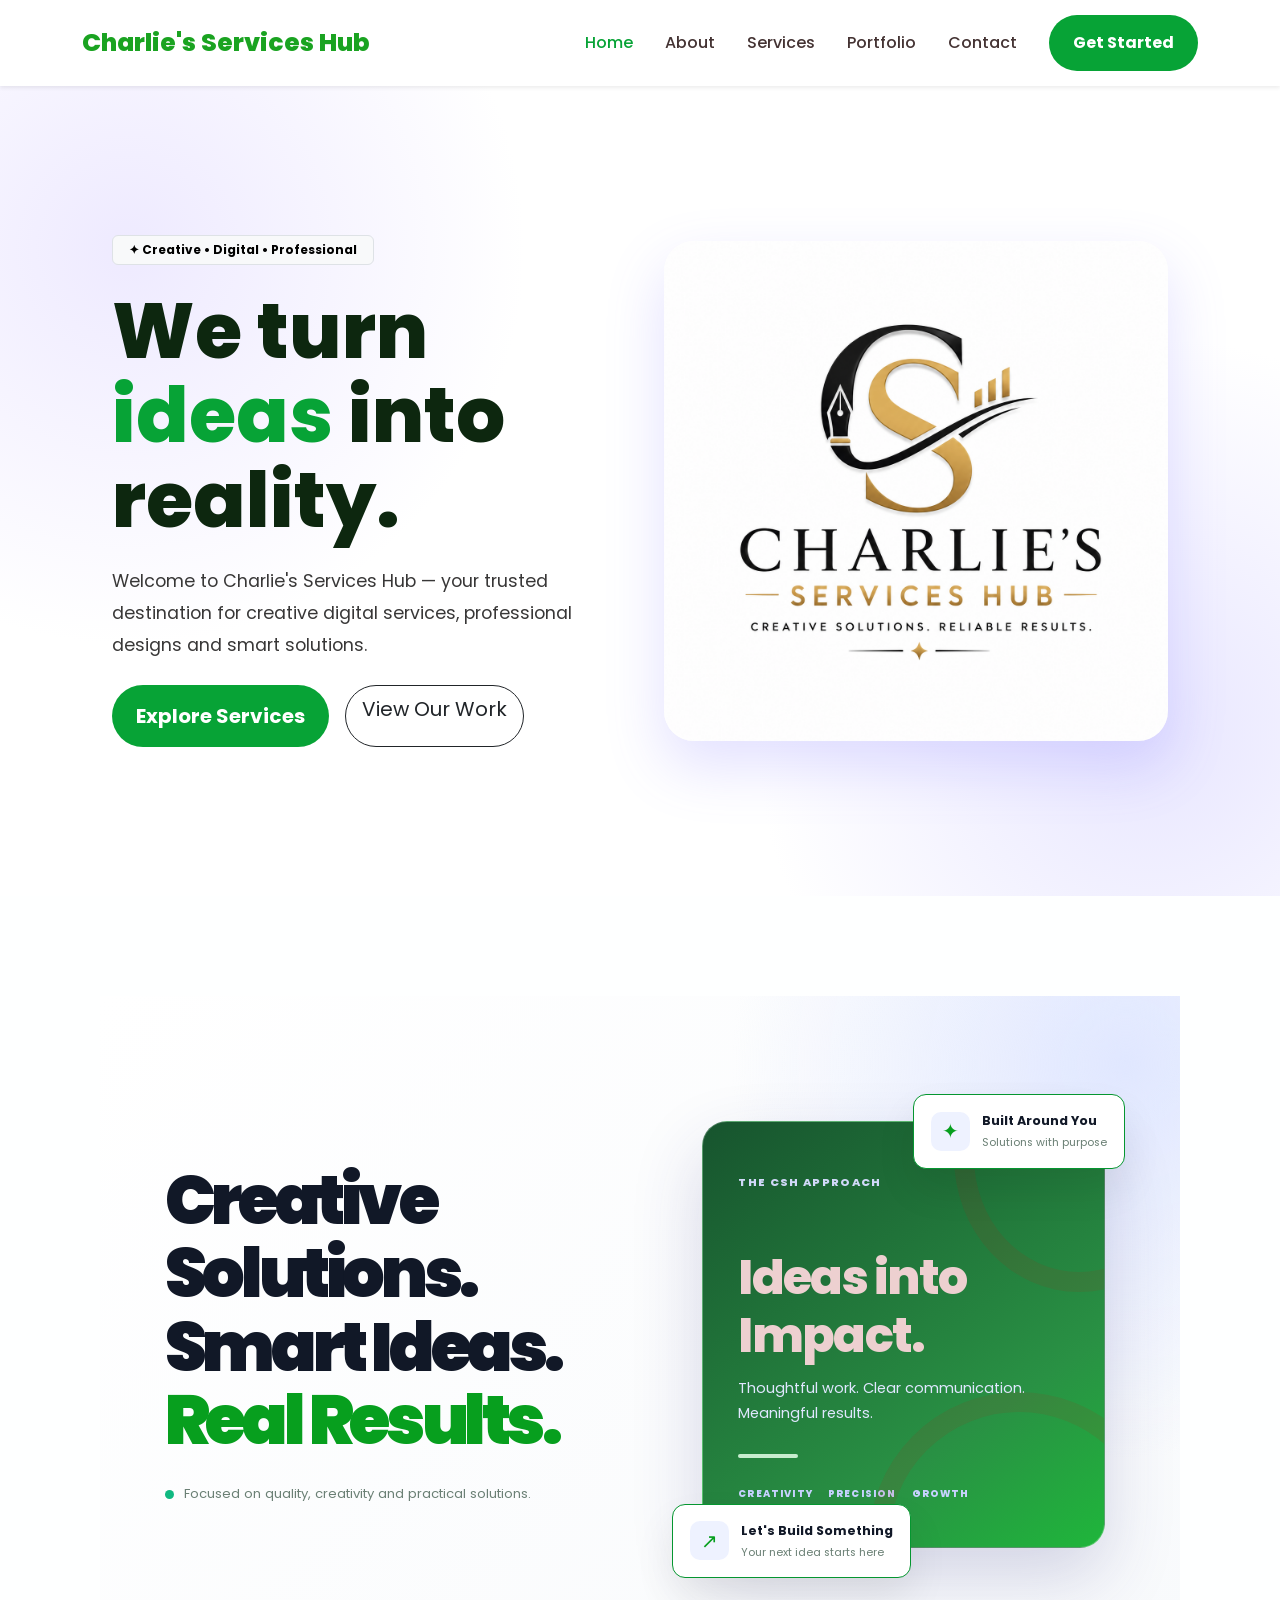
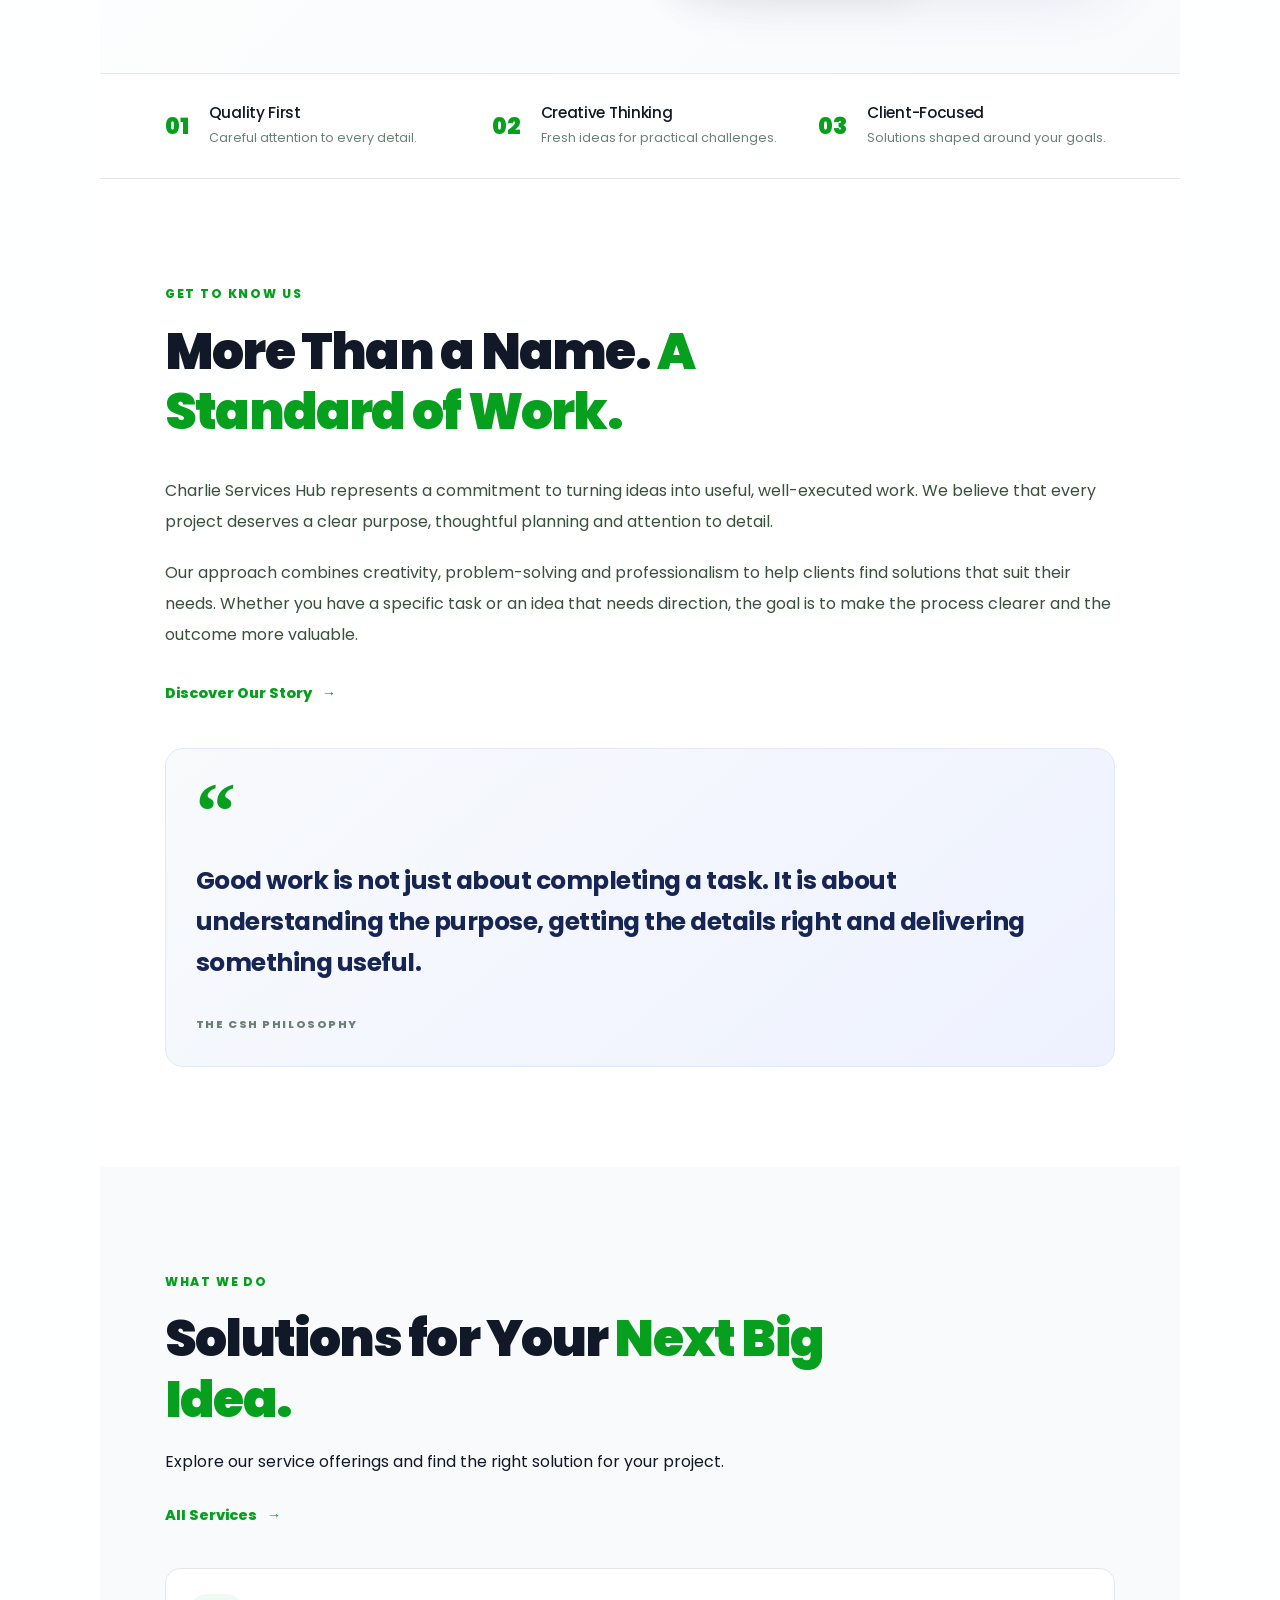
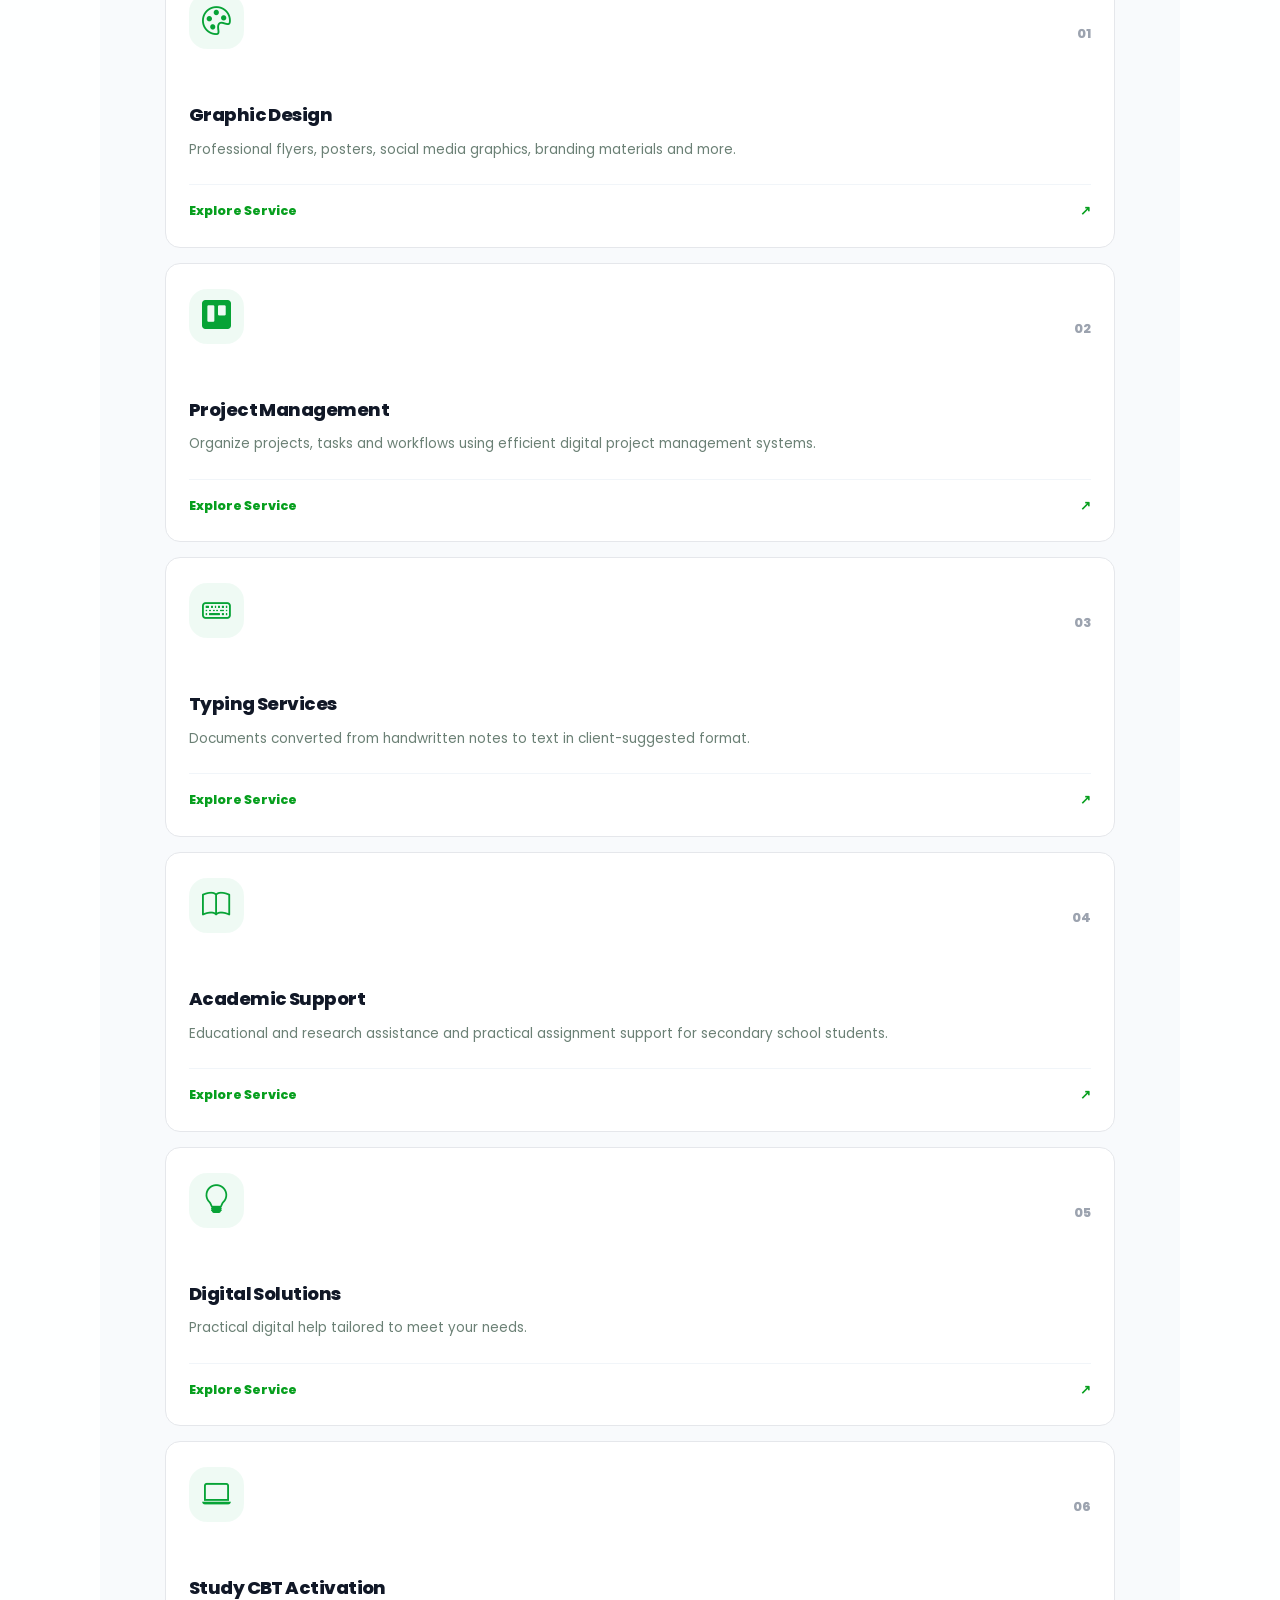
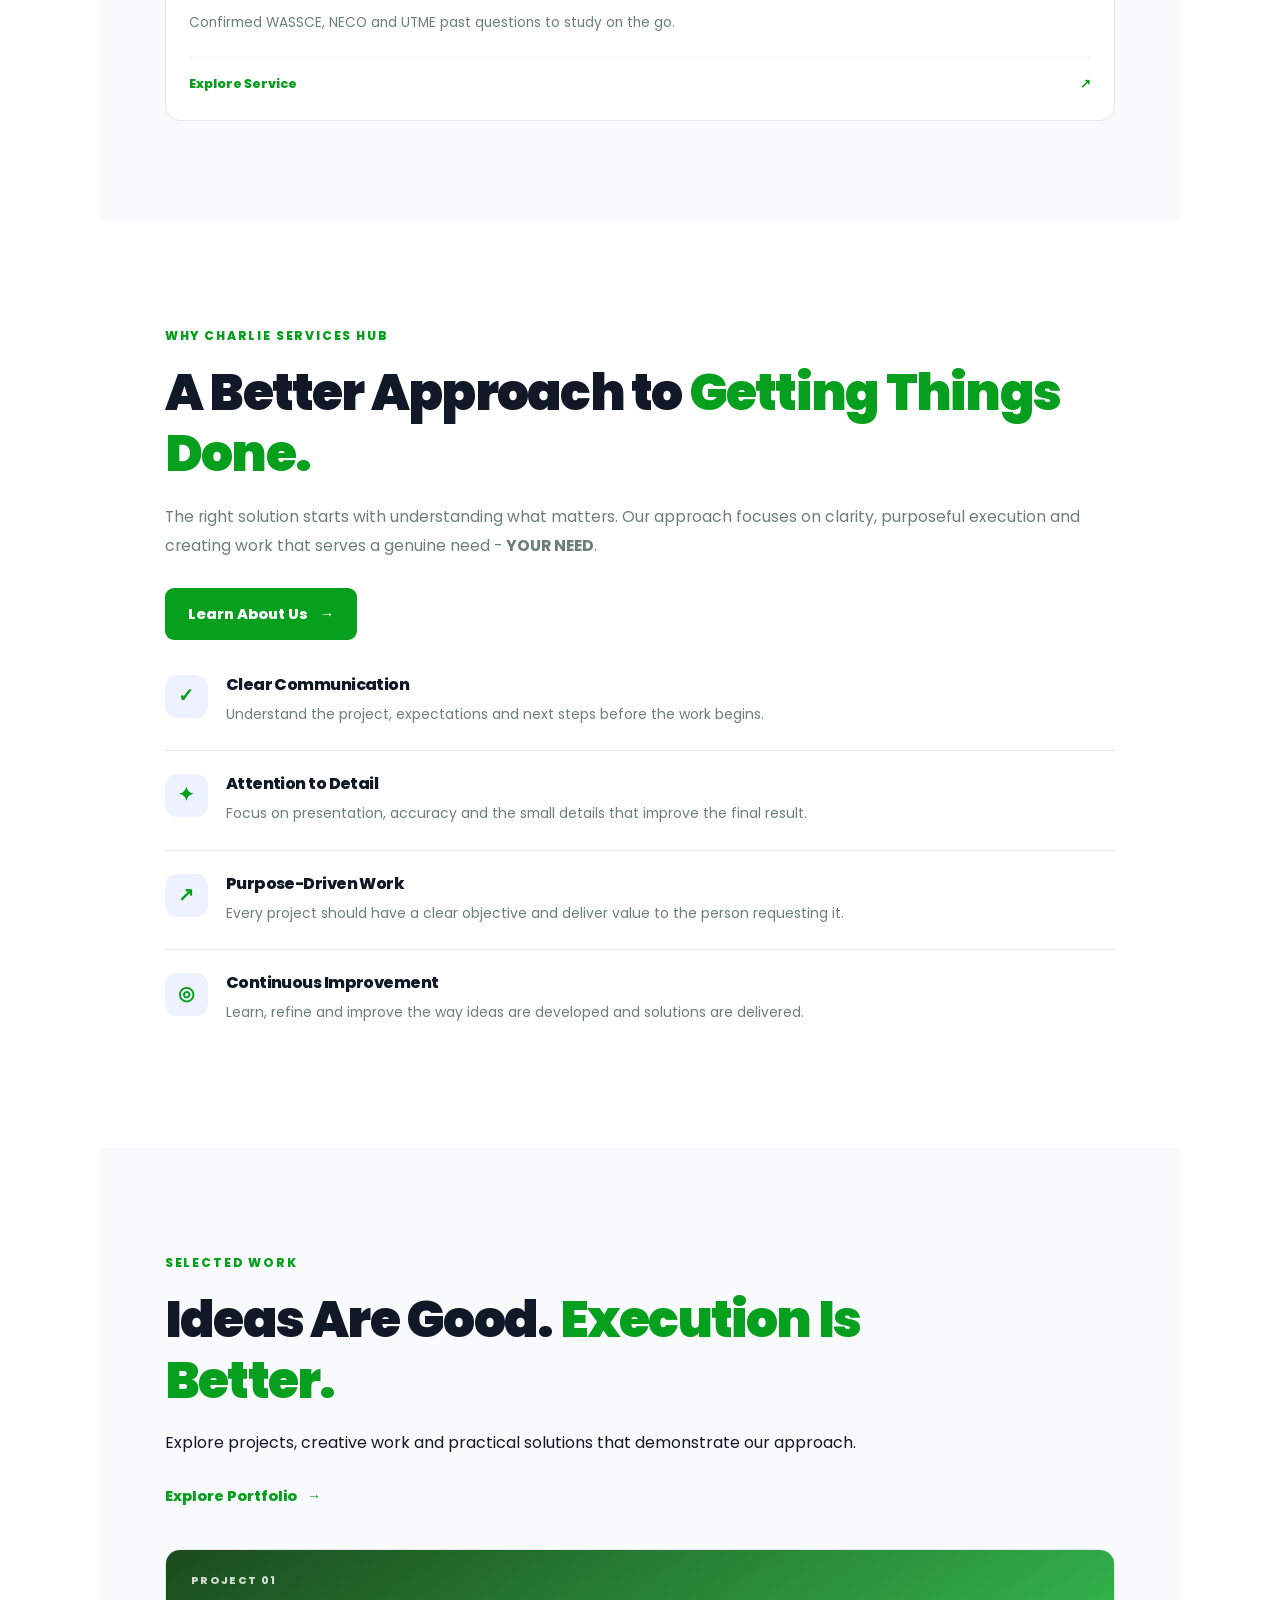
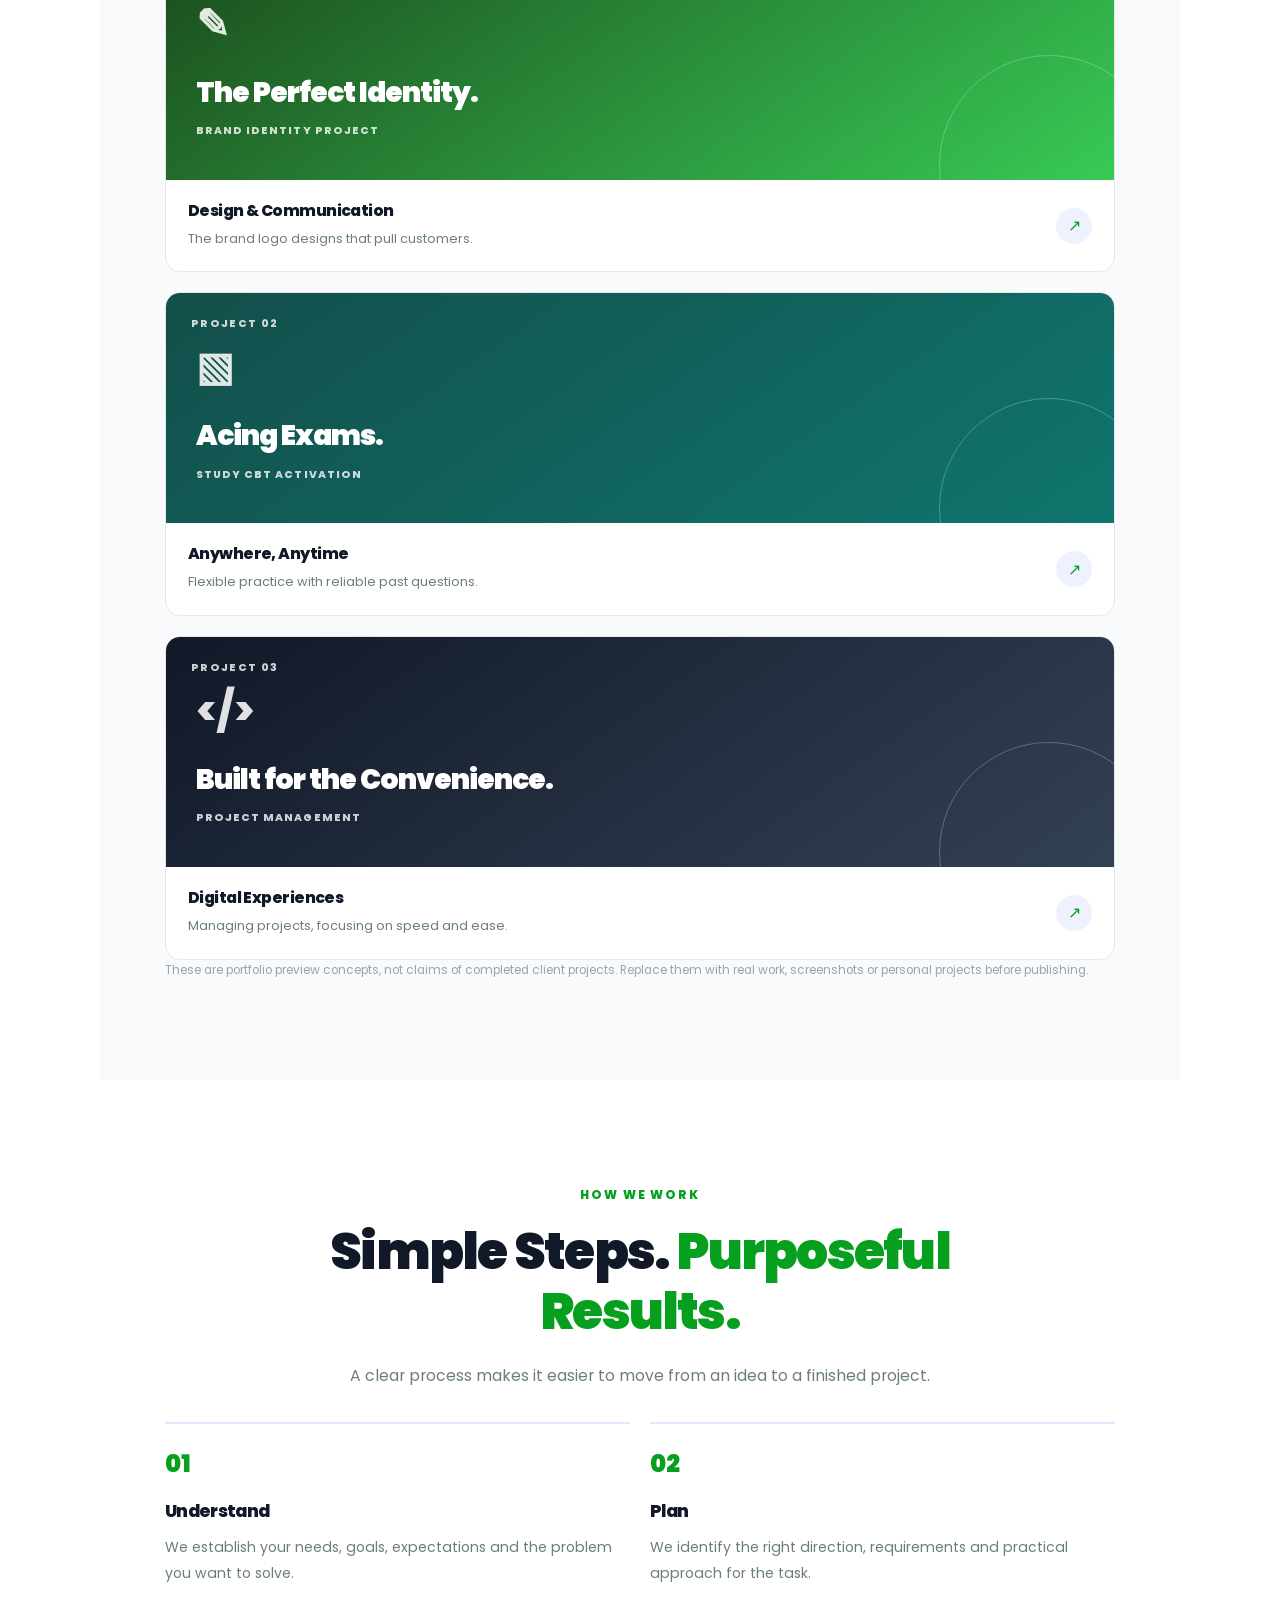
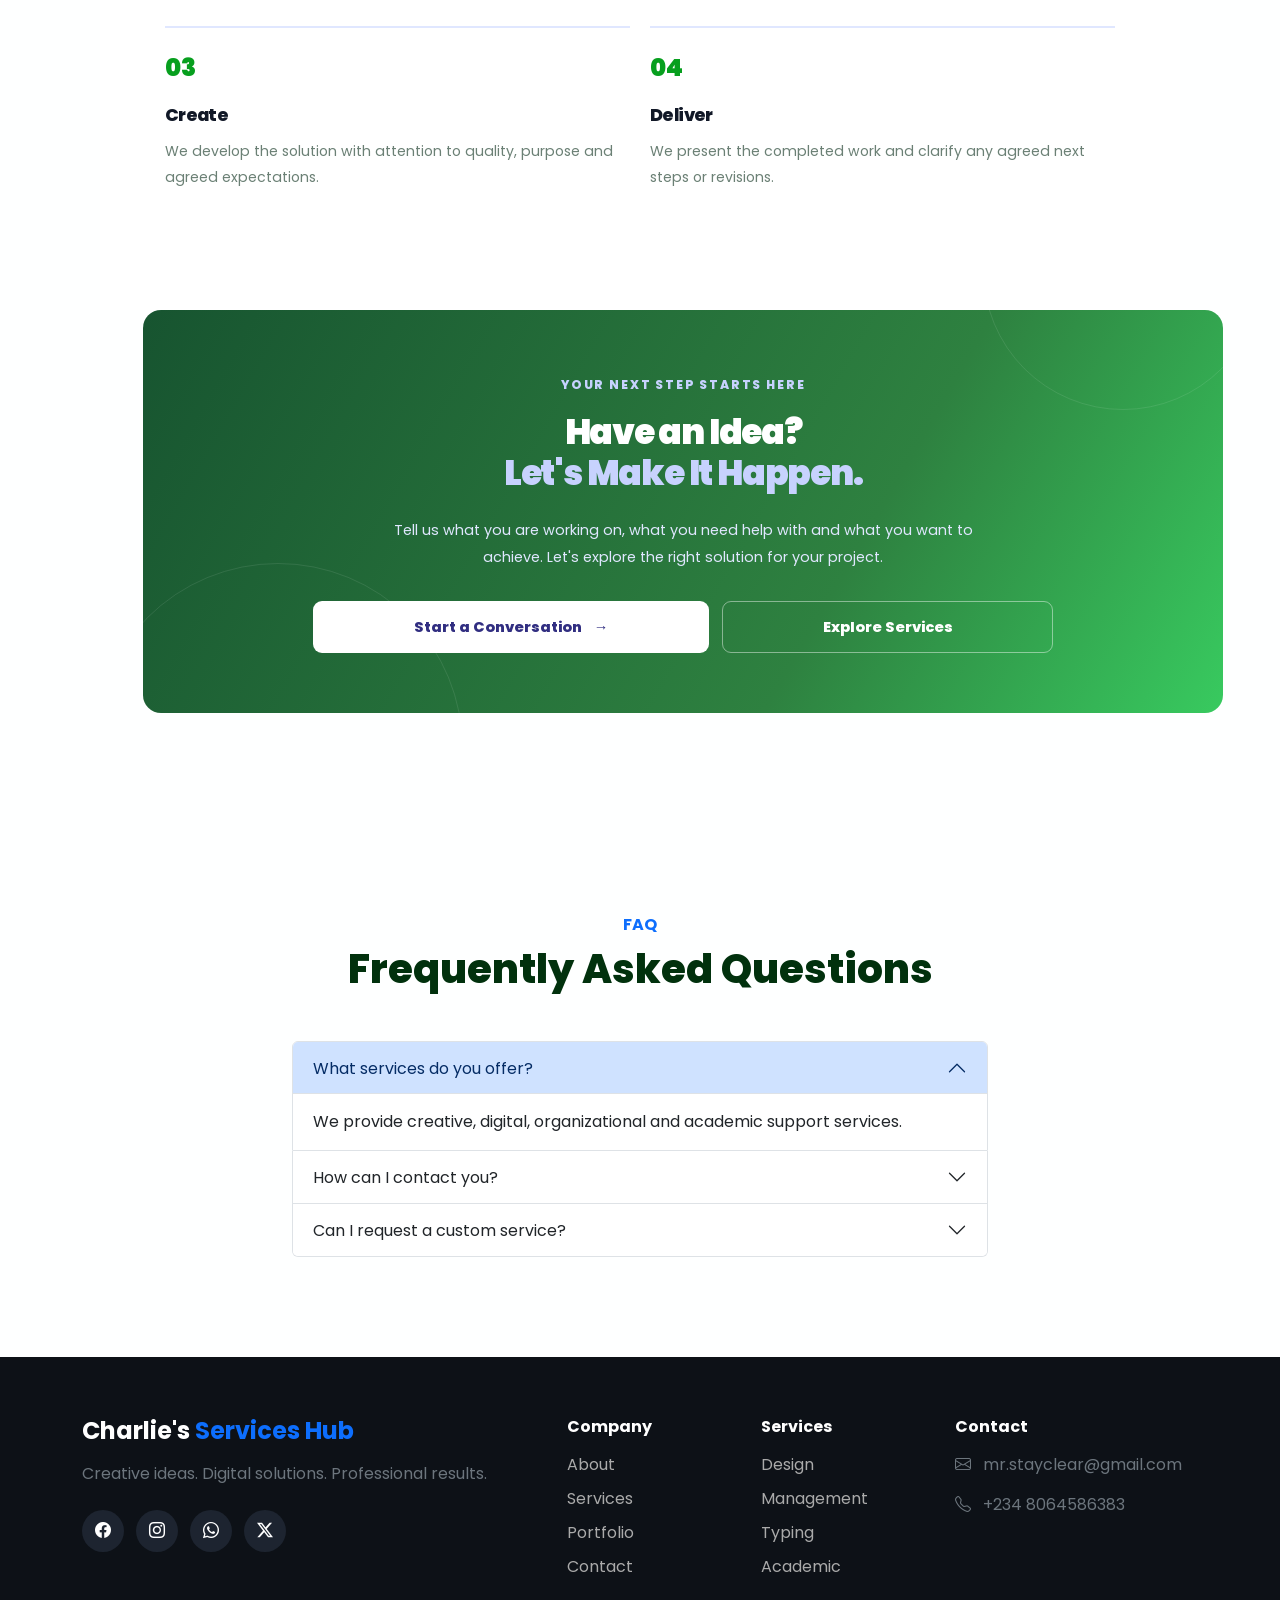
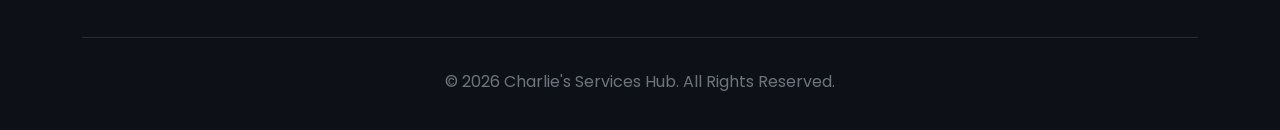
<file: index.html>
<!DOCTYPE html>
<html lang="en">
<head>
    <meta charset="UTF-8">
    <meta name="viewport" content="width=device-width, initial-scale=1.0">

    <title>Charlie's Services Hub</title>

    <link
        href="https://cdn.jsdelivr.net/npm/bootstrap@5.3.8/dist/css/bootstrap.min.css"
        rel="stylesheet"
    >

    <!-- BOOTSTRAP ICONS -->
    <link
        rel="stylesheet"
        href="https://cdn.jsdelivr.net/npm/bootstrap-icons@1.13.1/font/bootstrap-icons.min.css"
    >

    <!--  GOOGLE FONT -->
    <link rel="preconnect" href="https://fonts.googleapis.com">
    <link rel="preconnect" href="https://fonts.gstatic.com" crossorigin>

    <link
        href="https://fonts.googleapis.com/css2?family=Poppins:wght@300;400;500;600;700;800&display=swap"
        rel="stylesheet"
    >
    <link rel="stylesheet" href="style.css">
    <link rel="icon" type="image/png" href="favicon.png">

</head>

<body>

<!-- NAVBAR -->

<nav class="navbar navbar-expand-lg bg-white sticky-top shadow-sm">

    <div class="container">

       <a class="navbar-brand" href="#">
    Charlie's Services Hub
</a>

        <button
            class="navbar-toggler"
            type="button"
            data-bs-toggle="collapse"
            data-bs-target="#navbarNav"
        >
            <span class="navbar-toggler-icon"></span>
        </button>


        <div class="collapse navbar-collapse" id="navbarNav">

            <ul class="navbar-nav ms-auto align-items-lg-center">

                <li class="nav-item">
                    <a class="nav-link active" href="#home">
                        Home
                    </a>
                </li>

                <li class="nav-item">
                    <a class="nav-link" href="pages/about.html">
                        About
                    </a>
                </li>

                <li class="nav-item">
                    <a class="nav-link" href="pages/services.html">
                        Services
                    </a>
                </li>

                <li class="nav-item">
                    <a class="nav-link" href="pages/portfolio.html">
                        Portfolio
                    </a>
                </li>

                <li class="nav-item">
                    <a class="nav-link" href="pages/contact.html">
                        Contact
                    </a>
                </li>
                

                <li class="nav-item ms-lg-3 mt-3 mt-lg-0">

                    <a
                        href="pages/contact.html"
                        class="btn btn-brand"
                    >
                        Get Started
                    </a>

                </li>

            </ul>

        </div>

    </div>

</nav>


<!-- =====================================================
     HERO
===================================================== -->

<section class="hero" id="home">

    <div class="container">

        <div class="row align-items-center g-5">


            <div class="col-lg-6"> <span class="badge text-bg-light border px-3 py-2 mb-4">
                    ✦ Creative • Digital • Professional
                </span>

                <h1>
                    We turn
                    <span>ideas</span>
                    into reality.
                </h1>

                <p class="mt-4 mb-4">

                    Welcome to Charlie's Services Hub — your trusted
                    destination for creative digital services,
                    professional designs and smart solutions.

                </p>

                <div class="d-flex flex-wrap gap-3">

                    <a href="pages/services.html" class="btn btn-brand btn-lg">
                        Explore Services
                    </a>

                    <a href="pages/portfolio.html"
                       class="btn btn-outline-dark btn-lg rounded-pill" >

                        View Our Work

                    </a>

                </div>


            </div>

            <div class="col-lg-6">

                <div class="hero-image">

                    <img
                        src="images/logo.png"
                        alt="Creative workspace"
                    >

                </div>

            </div>

        </div>

    </div>

</section>

<section>


    <!-- =========================
     CHARLIE SERVICES HUB
     HOMEPAGE CONTENT
     Paste inside your index.html <body>
========================= -->

<main class="csh-home">

    <!-- HERO SECTION -->
    <section class="csh-hero">
        <div class="csh-hero-content">
            

            <h1>Creative Solutions. Smart Ideas. <span>Real Results.</span></h1>


            <div class="csh-hero-note">
                <span class="csh-status-dot"></span>
                Focused on quality, creativity and practical solutions.
            </div>
        </div>

        <div class="csh-hero-visual">
            <div class="csh-visual-card csh-visual-main">
                <span class="csh-visual-label">THE CSH APPROACH</span>
                <h2>Ideas into Impact.</h2>
                <p>Thoughtful work. Clear communication. Meaningful results.</p>

                <div class="csh-visual-line"></div>

                <div class="csh-visual-bottom">
                    <span>CREATIVITY</span>
                    <span>PRECISION</span>
                    <span>GROWTH</span>
                </div>
            </div>

            <div class="csh-floating-card csh-floating-top">
                <span class="csh-floating-icon">✦</span>
                <div>
                    <strong>Built Around You</strong>
                    <small>Solutions with purpose</small>
                </div>
            </div>

            <div class="csh-floating-card csh-floating-bottom">
                <span class="csh-floating-icon">↗</span>
                <div>
                    <strong>Let's Build Something</strong>
                    <small>Your next idea starts here</small>
                </div>
            </div>
        </div>
    </section>


    <!-- TRUST AND VALUE STRIP -->
    <section class="csh-value-strip">
        <div>
            <span class="csh-value-number">01</span>
            <div>
                <h3>Quality First</h3>
                <p>Careful attention to every detail.</p>
            </div>
        </div>

        <div>
            <span class="csh-value-number">02</span>
            <div>
                <h3>Creative Thinking</h3>
                <p>Fresh ideas for practical challenges.</p>
            </div>
        </div>

        <div>
            <span class="csh-value-number">03</span>
            <div>
                <h3>Client-Focused</h3>
                <p>Solutions shaped around your goals.</p>
            </div>
        </div>
    </section>


    <!-- ABOUT PREVIEW -->
    <section class="csh-section csh-about-preview">
        <div class="csh-section-heading">
            <span class="csh-eyebrow">GET TO KNOW US</span>
            <h2>More Than a Name. <span>A Standard of Work.</span></h2>
        </div>

        <div class="csh-about-grid">
            <div class="csh-about-copy">
                <p>
                    Charlie Services Hub represents a commitment to turning
                    ideas into useful, well-executed work. We believe that
                    every project deserves a clear purpose, thoughtful planning
                    and attention to detail.
                </p>

                <p>
                    Our approach combines creativity, problem-solving and
                    professionalism to help clients find solutions that suit
                    their needs. Whether you have a specific task or an idea
                    that needs direction, the goal is to make the process
                    clearer and the outcome more valuable.
                </p>

                <a href="pages/about.html" class="csh-text-link">
                    Discover Our Story <span>→</span>
                </a>
            </div>

            <div class="csh-about-highlight">
                <span class="csh-highlight-mark">“</span>
                <blockquote>
                    Good work is not just about completing a task. It is
                    about understanding the purpose, getting the details right
                    and delivering something useful.
                </blockquote>
                <span class="csh-highlight-caption">THE CSH PHILOSOPHY</span>
            </div>
        </div>
    </section>


    <!-- SERVICES PREVIEW -->
    <section class="csh-section csh-services-preview">
        <div class="csh-section-heading csh-heading-row">
            <div>
                <span class="csh-eyebrow">WHAT WE DO</span>
                <h2>Solutions for Your <span>Next Big Idea.</span></h2>
                <p>
                    Explore our service offerings and find the right solution
                    for your project.
                </p>
            </div>

            <a href="pages/services.html" class="csh-text-link">
                All Services <span>→</span>
            </a>
        </div>

        <div class="csh-service-grid">

            <article class="csh-service-card">
                <div class="csh-card-top">
                    <div class="service-icon">
                        <i class="bi bi-palette"></i>
                    </div>
                    <span class="csh-card-number">01</span>
                </div>

                <h3>Graphic Design</h3>

                <p>
                    Professional flyers, posters, social media 
                    graphics, branding materials and more.
                </p>

                <a href="pages/services.html" class="csh-card-link">
                    Explore Service <span>↗</span>
                </a>
            </article>

            <article class="csh-service-card">
                <div class="csh-card-top">
                    <div class="service-icon">
                        <i class="bi bi-trello"></i>
                    </div>
                    <span class="csh-card-number">02</span>
                </div>

                <h3>Project Management</h3>

                <p>
                    Organize projects, tasks and workflows using 
                    efficient digital project management systems.
                </p>

                <a href="pages/services.html" class="csh-card-link">
                    Explore Service <span>↗</span>
                </a>
            </article>

            <article class="csh-service-card">
                <div class="csh-card-top">
                   <div class="service-icon">
                        <i class="bi bi-keyboard"></i>
                    </div> 
                    <span class="csh-card-number">03</span>
                </div>

                <h3>Typing Services</h3>

                <p>
                    Documents converted from handwritten notes to text 
                    in client-suggested format.
                </p>

                <a href="pages/services.html" class="csh-card-link">
                    Explore Service <span>↗</span>
                </a>
            </article>

            <article class="csh-service-card">
                <div class="csh-card-top">
                    <div class="service-icon">
                        <i class="bi bi-book"></i>
                    </div>
                    <span class="csh-card-number">04</span>
                </div>

                <h3>Academic Support</h3>

                <p>
                   Educational and research assistance and practical
                    assignment support for secondary school students.
                </p>

                <a href="pages/services.html" class="csh-card-link">
                    Explore Service <span>↗</span>
                </a>
            </article>

            <article class="csh-service-card">
                <div class="csh-card-top">
                    <div class="service-icon">
                        <i class="bi bi-lightbulb"></i>
                    </div>
                    <span class="csh-card-number">05</span>
                </div>

                <h3>Digital Solutions</h3>

                <p>
                   Practical digital help tailored to meet 
                   your needs.
                </p>

                <a href="pages/services.html" class="csh-card-link">
                    Explore Service <span>↗</span>
                </a>
            </article>

            <article class="csh-service-card">
                <div class="csh-card-top">
                    <div class="service-icon">
                        <i class="bi bi-laptop"></i>
                    </div>
                    <span class="csh-card-number">06</span>
                </div>

                <h3>Study CBT Activation</h3>

                <p>
                   Confirmed WASSCE, NECO and UTME past questions
                   to study on the go.
                </p>

                <a href="pages/services.html" class="csh-card-link">
                    Explore Service <span>↗</span>
                </a>
            </article>

        </div>

    </section>


    <!-- WHY CHOOSE US -->
    <section class="csh-section csh-why-section">
        <div class="csh-why-intro">
            <span class="csh-eyebrow">WHY CHARLIE SERVICES HUB</span>

            <h2>A Better Approach to <span>Getting Things Done.</span></h2>

            <p>
                The right solution starts with understanding what matters.
                Our approach focuses on clarity, purposeful execution and
                creating work that serves a genuine need - <b>YOUR NEED</b>.
            </p>

            <a href="pages/about.html" class="csh-btn csh-btn-primary">
                Learn About Us <span>→</span>
            </a>
        </div>

        <div class="csh-benefits">

            <div class="csh-benefit">
                <span class="csh-benefit-icon">✓</span>
                <div>
                    <h3>Clear Communication</h3>
                    <p>
                        Understand the project, expectations and next steps
                        before the work begins.
                    </p>
                </div>
            </div>

            <div class="csh-benefit">
                <span class="csh-benefit-icon">✦</span>
                <div>
                    <h3>Attention to Detail</h3>
                    <p>
                        Focus on presentation, accuracy and the small details
                        that improve the final result.
                    </p>
                </div>
            </div>

            <div class="csh-benefit">
                <span class="csh-benefit-icon">↗</span>
                <div>
                    <h3>Purpose-Driven Work</h3>
                    <p>
                        Every project should have a clear objective and
                        deliver value to the person requesting it.
                    </p>
                </div>
            </div>

            <div class="csh-benefit">
                <span class="csh-benefit-icon">◎</span>
                <div>
                    <h3>Continuous Improvement</h3>
                    <p>
                        Learn, refine and improve the way ideas are developed
                        and solutions are delivered.
                    </p>
                </div>
            </div>

        </div>
    </section>


    <!-- PORTFOLIO PREVIEW -->
    <section class="csh-section csh-portfolio-preview">
        <div class="csh-section-heading csh-heading-row">
            <div>
                <span class="csh-eyebrow">SELECTED WORK</span>
                <h2>Ideas Are Good. <span>Execution Is Better.</span></h2>
                <p>
                    Explore projects, creative work and practical solutions
                    that demonstrate our approach.
                </p>
            </div>

            <a href="pages/portfolio.html" class="csh-text-link">
                Explore Portfolio <span>→</span>
            </a>
        </div>

        <div class="csh-portfolio-grid">

            <a href="pages/portfolio.html" class="csh-project-card">
                <div class="csh-project-visual csh-project-one">
                    <span class="csh-project-label">PROJECT 01</span>
                    <span class="csh-project-symbol">✎</span>
                    <h3>The Perfect Identity.</h3>
                    <span class="csh-project-category"> BRAND IDENTITY PROJECT</span>
                </div>

                <div class="csh-project-info">
                    <div>
                        <h3>Design &amp; Communication</h3>
                        <p>The brand logo designs that pull customers.</p>
                    </div>
                    <span class="csh-project-arrow">↗</span>
                </div>
            </a>

            <a href="pages/portfolio.html" class="csh-project-card">
                <div class="csh-project-visual csh-project-two">
                    <span class="csh-project-label">PROJECT 02</span>
                    <span class="csh-project-symbol">▧</span>
                    <h3>Acing Exams.</h3>
                    <span class="csh-project-category">STUDY CBT ACTIVATION</span>
                </div>

                <div class="csh-project-info">
                    <div>
                        <h3>Anywhere, Anytime</h3>
                        <p>Flexible practice with reliable past questions.</p>
                    </div>
                    <span class="csh-project-arrow">↗</span>
                </div>
            </a>

            <a href="pages/portfolio.html" class="csh-project-card">
                <div class="csh-project-visual csh-project-three">
                    <span class="csh-project-label">PROJECT 03</span>
                    <span class="csh-project-symbol">&lt;/&gt;</span>
                    <h3>Built for the Convenience.</h3>
                    <span class="csh-project-category">PROJECT MANAGEMENT</span>
                </div>

                <div class="csh-project-info">
                    <div>
                        <h3>Digital Experiences</h3>
                        <p>Managing projects, focusing on speed and ease.</p>
                    </div>
                    <span class="csh-project-arrow">↗</span>
                </div>
            </a>

        </div>

        <p class="csh-service-disclaimer">
            These are portfolio preview concepts, not claims of completed
            client projects. Replace them with real work, screenshots or
            personal projects before publishing.
        </p>
    </section>


    <!-- OUR PROCESS -->
    <section class="csh-section csh-process-section">
        <div class="csh-section-heading csh-centered-heading">
            <span class="csh-eyebrow">HOW WE WORK</span>
            <h2>Simple Steps. <span>Purposeful Results.</span></h2>
            <p>
                A clear process makes it easier to move from an idea to
                a finished project.
            </p>
        </div>

        <div class="csh-process-grid">

            <div class="csh-process-step">
                <span class="csh-step-number">01</span>
                <h3>Understand</h3>
                <p>
                    We establish your needs, goals, expectations and
                    the problem you want to solve.
                </p>
            </div>

            <div class="csh-process-step">
                <span class="csh-step-number">02</span>
                <h3>Plan</h3>
                <p>
                    We identify the right direction, requirements and
                    practical approach for the task.
                </p>
            </div>

            <div class="csh-process-step">
                <span class="csh-step-number">03</span>
                <h3>Create</h3>
                <p>
                    We develop the solution with attention to quality,
                    purpose and agreed expectations.
                </p>
            </div>

            <div class="csh-process-step">
                <span class="csh-step-number">04</span>
                <h3>Deliver</h3>
                <p>
                    We present the completed work and clarify any agreed
                    next steps or revisions.
                </p>
            </div>

        </div>
    </section>


    <!-- FINAL HOMEPAGE CTA -->
    <section class="csh-final-cta">
        <div class="csh-cta-decoration csh-cta-decoration-one"></div>
        <div class="csh-cta-decoration csh-cta-decoration-two"></div>

        <div class="csh-final-cta-content">
            <span class="csh-eyebrow">YOUR NEXT STEP STARTS HERE</span>

            <h2>Have an Idea? <span>Let's Make It Happen.</span></h2>

            <p>
                Tell us what you are working on, what you need help with
                and what you want to achieve. Let's explore the right
                solution for your project.
            </p>

            <div class="csh-hero-buttons">
                <a href="pages/contact.html" class="csh-btn csh-btn-light">
                    Start a Conversation <span>→</span>
                </a>

                <a href="pages/services.html" class="csh-btn csh-btn-cta-outline">
                    Explore Services
                </a>
            </div>
        </div>
    </section>

</main>


</section>


<!-- FAQ / ACCORDION -->

<section>

    <div class="container">

        <div class="text-center mb-5">

            <span class="text-primary fw-bold">
                FAQ
            </span>

            <h2 class="section-title mt-2">
                Frequently Asked Questions
            </h2>

        </div>


        <div class="row justify-content-center">

            <div class="col-lg-8">

                <div class="accordion" id="faqAccordion">


                    <div class="accordion-item">

                        <h2 class="accordion-header">

                            <button
                                class="accordion-button"
                                type="button"
                                data-bs-toggle="collapse"
                                data-bs-target="#faqOne"
                            >

                                What services do you offer?

                            </button>

                        </h2>

                        <div
                            id="faqOne"
                            class="accordion-collapse collapse show"
                            data-bs-parent="#faqAccordion"
                        >

                            <div class="accordion-body">

                                We provide creative, digital,
                                organizational and academic support
                                services.

                            </div>

                        </div>

                    </div>



                    <div class="accordion-item">

                        <h2 class="accordion-header">

                            <button
                                class="accordion-button collapsed"
                                type="button"
                                data-bs-toggle="collapse"
                                data-bs-target="#faqTwo"
                            >

                                How can I contact you?

                            </button>

                        </h2>

                        <div
                            id="faqTwo"
                            class="accordion-collapse collapse"
                            data-bs-parent="#faqAccordion"
                        >

                            <div class="accordion-body">

                                You can use the contact form below or
                                contact us through your preferred
                                social media platform.

                            </div>

                        </div>

                    </div>



                    <div class="accordion-item">

                        <h2 class="accordion-header">

                            <button
                                class="accordion-button collapsed"
                                type="button"
                                data-bs-toggle="collapse"
                                data-bs-target="#faqThree"
                            >

                                Can I request a custom service?

                            </button>

                        </h2>

                        <div
                            id="faqThree"
                            class="accordion-collapse collapse"
                            data-bs-parent="#faqAccordion"
                        >

                            <div class="accordion-body">

                                Yes. Contact us with your requirements
                                and we can discuss the project.

                            </div>

                        </div>

                    </div>


                </div>

            </div>

        </div>

    </div>

</section>


<!-- MODAL -->

<div
    class="modal fade"
    id="successModal"
    tabindex="-1"
>

    <div class="modal-dialog modal-dialog-centered">

        <div class="modal-content border-0 rounded-4">

            <div class="modal-body text-center p-5">

                <i
                    class="bi bi-check-circle-fill text-success"
                    style="font-size: 4rem;"
                ></i>

                <h3 class="fw-bold mt-3">
                    Message Ready!
                </h3>

                <p class="text-muted">
                    This is a class demonstration form.
                    
            
                </p>

                <button
                    type="button"
                    class="btn btn-brand"
                    data-bs-dismiss="modal"
                >
                    Close
                </button>

            </div>

        </div>

    </div>

</div>



<!-- FOOTER -->

<footer>

    <div class="container">

        <div class="row g-5">


            <div class="col-lg-5">

                <h4 class="fw-bold">
                    Charlie's <span class="text-primary">
                        Services Hub
                    </span>
                </h4>

                <p class="text-secondary mt-3">

                    Creative ideas. Digital solutions.
                    Professional results.

                </p>


                <div class="mt-4">

                    <a href="https://www.bing.com/ck/a?!&&p=9feb0f4310e8fc81fb47307b9c2fcb433180a0ec6b090beaa0cdb81ada6acd82JmltdHM9MTc5MDM4MDgwMA&ptn=3&ver=2&hsh=4&fclid=1b121233-e834-6861-1917-0503e92b69a7&psq=facebook&u=a1aHR0cHM6Ly93d3cuZmFjZWJvb2suY29tLw" class="social-icon">
                        <i class="bi bi-facebook"></i>
                    </a>

                    <a href="https://www.bing.com/ck/a?!&&p=528c1a30f870afdccb645fd1c2c359d03a82cc8d099572224cc687672ef10321JmltdHM9MTc5MDM4MDgwMA&ptn=3&ver=2&hsh=4&fclid=1b121233-e834-6861-1917-0503e92b69a7&psq=instagram&u=a1aHR0cHM6Ly93d3cuaW5zdGFncmFtLmNvbS8" class="social-icon">
                        <i class="bi bi-instagram"></i>
                    </a>

                    <a href="https://www.bing.com/ck/a?!&&p=65aac3eaa74bcf0e8704a24eafe62440c867f654f929f1806dbceceaddc57669JmltdHM9MTc5MDM4MDgwMA&ptn=3&ver=2&hsh=4&fclid=1b121233-e834-6861-1917-0503e92b69a7&psq=whatsapp&u=a1aHR0cHM6Ly93d3cud2hhdHNhcHAuY29tLw" class="social-icon">
                        <i class="bi bi-whatsapp"></i>
                    </a>

                    <a href="https://www.bing.com/ck/a?!&&p=339bd006823ff5f0c542a1fcebcbe4391bc80062686b438f9a3b58145658d2aaJmltdHM9MTc5MDM4MDgwMA&ptn=3&ver=2&hsh=4&fclid=1b121233-e834-6861-1917-0503e92b69a7&psq=twitt&u=a1aHR0cHM6Ly94LmNvbS8" class="social-icon">
                        <i class="bi bi-twitter-x"></i>
                    </a>

                </div>

            </div>


            <div class="col-6 col-lg-2">

                <h6 class="fw-bold mb-3">
                    Company
                </h6>

                <a href="pages/about.html">About</a>
                <a href="pages/services.html">Services</a>
                <a href="pages/portfolio.html">Portfolio</a>
                <a href="pages/contact.html">Contact</a>

            </div>


            <div class="col-6 col-lg-2">

                <h6 class="fw-bold mb-3">
                    Services
                </h6>

                <a href="pages/services.html">Design</a>
                <a href="pages/services.html">Management</a>
                <a href="pages/services.html">Typing</a>
                <a href="pages/services.html">Academic</a>

            </div>


            <div class="col-lg-3">

                <h6 class="fw-bold mb-3">
                    Contact
                </h6>

                <p class="text-secondary">
                    <i class="bi bi-envelope me-2"></i>
                    mr.stayclear@gmail.com
                </p>

                <p class="text-secondary">
                    <i class="bi bi-telephone me-2"></i>
                    +234 8064586383
                </p>

            </div>

        </div>


        <hr class="border-secondary mt-5">


        <div class="text-center text-secondary pt-3">

            <p>
                © 2026 Charlie's Services Hub.
                All Rights Reserved.
            </p>

        </div>

    </div>

</footer>

<script src="https://cdn.jsdelivr.net/npm/bootstrap@5.3.8/dist/js/bootstrap.bundle.min.js" integrity="sha384-FKyoEForCGlyvwx9Hj09JcYn3nv7wiPVlz7YYwJrWVcXK/BmnVDxM+D2scQbITxI" crossorigin="anonymous"></script>

</body>
</html>
</file>
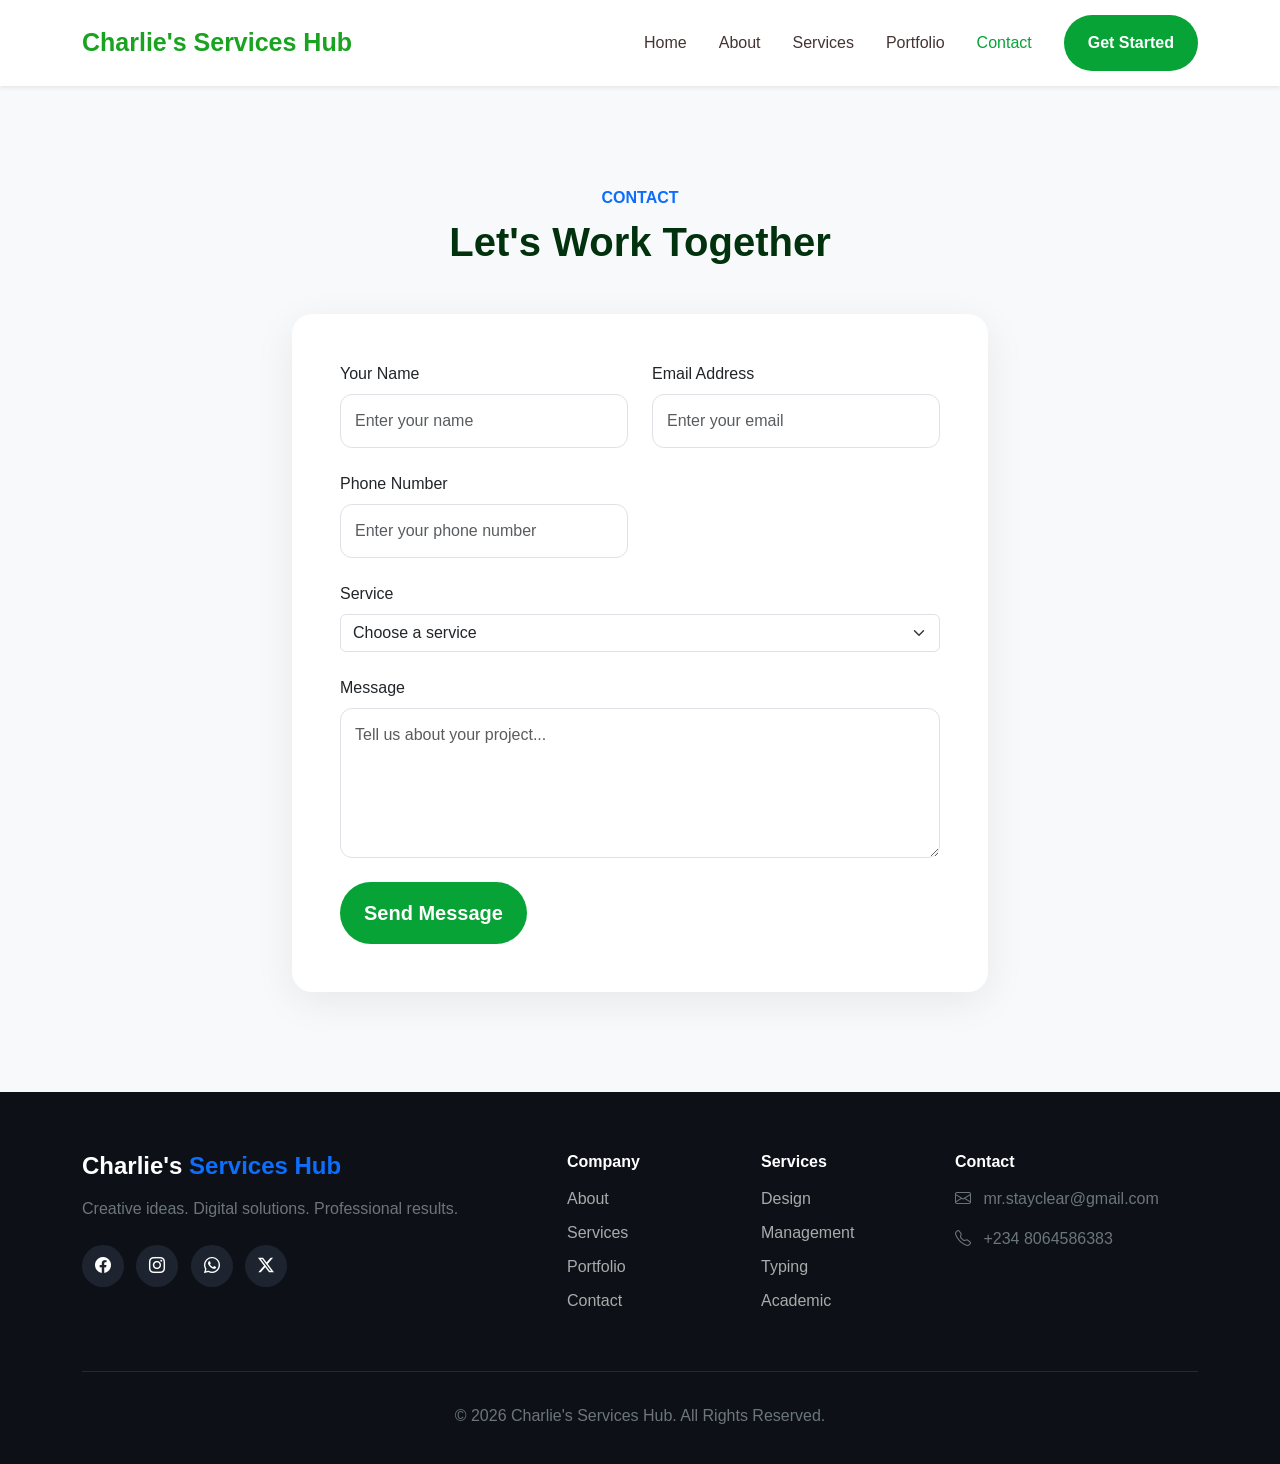
<file: pages/contact.html>
<!DOCTYPE html>
<html lang="en">
<head>
    <meta charset="UTF-8">
    <meta name="viewport" content="width=device-width, initial-scale=1.0">
    <title>Contact</title>

    <link
        href="https://cdn.jsdelivr.net/npm/bootstrap@5.3.8/dist/css/bootstrap.min.css"
        rel="stylesheet"
    >
    <!-- BOOTSTRAP ICONS -->
    <link
        rel="stylesheet"
        href="https://cdn.jsdelivr.net/npm/bootstrap-icons@1.13.1/font/bootstrap-icons.min.css"
    >

   <link rel="stylesheet" href="../style.css">

        <link rel="icon" type="image/png" href="../images/favicon.png">

   
</head>
<body>

<!-- NAVBAR -->

<nav class="navbar navbar-expand-lg bg-white sticky-top shadow-sm">

    <div class="container">

       <a class="navbar-brand" href="../index.html">
    Charlie's Services Hub
</a>

        <button
            class="navbar-toggler"
            type="button"
            data-bs-toggle="collapse"
            data-bs-target="#navbarNav"
        >
            <span class="navbar-toggler-icon"></span>
        </button>


        <div class="collapse navbar-collapse" id="navbarNav">

            <ul class="navbar-nav ms-auto align-items-lg-center">

                <li class="nav-item">
                    <a class="nav-link" href="../index.html">
                        Home
                    </a>
                </li>

                <li class="nav-item">
                    <a class="nav-link" href="about.html">
                        About
                    </a>
                </li>

                <li class="nav-item">
                    <a class="nav-link" href="services.html">
                        Services
                    </a>
                </li>

                <li class="nav-item">
                    <a class="nav-link" href="portfolio.html">
                        Portfolio
                    </a>
                </li>

                <li class="nav-item">
                    <a class="nav-link active" href="contact.html">
                        Contact
                    </a>
                </li>
                

                <li class="nav-item ms-lg-3 mt-3 mt-lg-0">

                    <a
                        href="contact.html"
                        class="btn btn-brand"
                    >
                        Get Started
                    </a>

                </li>

            </ul>

        </div>

    </div>

</nav>

    <!-- CONTACT -->

<section id="contact" class="bg-light">

    <div class="container">

        <div class="text-center mb-5">

            <span class="text-primary fw-bold">
                CONTACT
            </span>

            <h2 class="section-title mt-2">
                Let's Work Together
            </h2>

        </div>


        <div class="row justify-content-center">

            <div class="col-lg-8">

                <div class="card contact-card p-4 p-md-5">

                   <form action="https://formspree.io/f/mbglzpwk" method="POST" target="_blank">

    <div class="row g-4">

        <div class="col-md-6">
            <label class="form-label">Your Name</label>
            <input type="text" name="Name" class="form-control"
                   placeholder="Enter your name" required>
        </div>

        <div class="col-md-6">
            <label class="form-label">Email Address</label>
            <input type="email" name="Email" class="form-control"
                   placeholder="Enter your email" required>
        </div>

        <div class="col-md-6">
            <label class="form-label">Phone Number</label>
            <input type="number" name="Phone Number" class="form-control"
                   placeholder="Enter your phone number" required>
        </div>

        <div class="col-12">
            <label class="form-label">Service</label>
            <select name="Service" class="form-select" required>
                <option value="">Choose a service</option>
                <option>Graphic Design</option>
                <option>Project Management</option>
                <option>Typing Services</option>
                <option>Academic Support</option>
                <option>CBT Activation</option>
                <option>Other</option>
            </select>
        </div>

        <div class="col-12">
            <label class="form-label">Message</label>
            <textarea name="Message" class="form-control" rows="5"
                      placeholder="Tell us about your project..." required></textarea>
        </div>

        <div class="col-12">
            <button type="submit" class="btn btn-brand btn-lg">
                Send Message
            </button>
        </div>

    </div>

</form>
</div>
            </div>
        </div>
    </div>
</section>

<!-- =====================================================
     FOOTER
===================================================== -->

<footer>

    <div class="container">

        <div class="row g-5">


            <div class="col-lg-5">

                <h4 class="fw-bold">
                    Charlie's <span class="text-primary">
                        Services Hub
                    </span>
                </h4>

                <p class="text-secondary mt-3">

                    Creative ideas. Digital solutions.
                    Professional results.

                </p>


                <div class="mt-4">

                    <a href="https://www.bing.com/ck/a?!&&p=9feb0f4310e8fc81fb47307b9c2fcb433180a0ec6b090beaa0cdb81ada6acd82JmltdHM9MTc5MDM4MDgwMA&ptn=3&ver=2&hsh=4&fclid=1b121233-e834-6861-1917-0503e92b69a7&psq=facebook&u=a1aHR0cHM6Ly93d3cuZmFjZWJvb2suY29tLw" class="social-icon">
                        <i class="bi bi-facebook"></i>
                    </a>

                    <a href="https://www.bing.com/ck/a?!&&p=528c1a30f870afdccb645fd1c2c359d03a82cc8d099572224cc687672ef10321JmltdHM9MTc5MDM4MDgwMA&ptn=3&ver=2&hsh=4&fclid=1b121233-e834-6861-1917-0503e92b69a7&psq=instagram&u=a1aHR0cHM6Ly93d3cuaW5zdGFncmFtLmNvbS8" class="social-icon">
                        <i class="bi bi-instagram"></i>
                    </a>

                    <a href="https://www.bing.com/ck/a?!&&p=65aac3eaa74bcf0e8704a24eafe62440c867f654f929f1806dbceceaddc57669JmltdHM9MTc5MDM4MDgwMA&ptn=3&ver=2&hsh=4&fclid=1b121233-e834-6861-1917-0503e92b69a7&psq=whatsapp&u=a1aHR0cHM6Ly93d3cud2hhdHNhcHAuY29tLw" class="social-icon">
                        <i class="bi bi-whatsapp"></i>
                    </a>

                    <a href="https://www.bing.com/ck/a?!&&p=339bd006823ff5f0c542a1fcebcbe4391bc80062686b438f9a3b58145658d2aaJmltdHM9MTc5MDM4MDgwMA&ptn=3&ver=2&hsh=4&fclid=1b121233-e834-6861-1917-0503e92b69a7&psq=twitt&u=a1aHR0cHM6Ly94LmNvbS8" class="social-icon">
                        <i class="bi bi-twitter-x"></i>
                    </a>

                </div>

            </div>


            <div class="col-6 col-lg-2">

                <h6 class="fw-bold mb-3">
                    Company
                </h6>

                <a href="../pages/about.html">About</a>
                <a href="../pages/services.html">Services</a>
                <a href="../pages/portfolio.html">Portfolio</a>
                <a href="../pages/contact.html">Contact</a>

            </div>


            <div class="col-6 col-lg-2">

                <h6 class="fw-bold mb-3">
                    Services
                </h6>

                <a href="../pages/services.html">Design</a>
                <a href="../pages/services.html">Management</a>
                <a href="../pages/services.html">Typing</a>
                <a href="../pages/services.html">Academic</a>

            </div>


            <div class="col-lg-3">

                <h6 class="fw-bold mb-3">
                    Contact
                </h6>

                <p class="text-secondary">
                    <i class="bi bi-envelope me-2"></i>
                    mr.stayclear@gmail.com
                </p>

                <p class="text-secondary">
                    <i class="bi bi-telephone me-2"></i>
                    +234 8064586383
                </p>

            </div>

        </div>


        <hr class="border-secondary mt-5">


        <div class="text-center text-secondary pt-3">

            <p>
                © 2026 Charlie's Services Hub.
                All Rights Reserved.
            </p>

        </div>

    </div>

</footer>

</body>
</html>
</file>
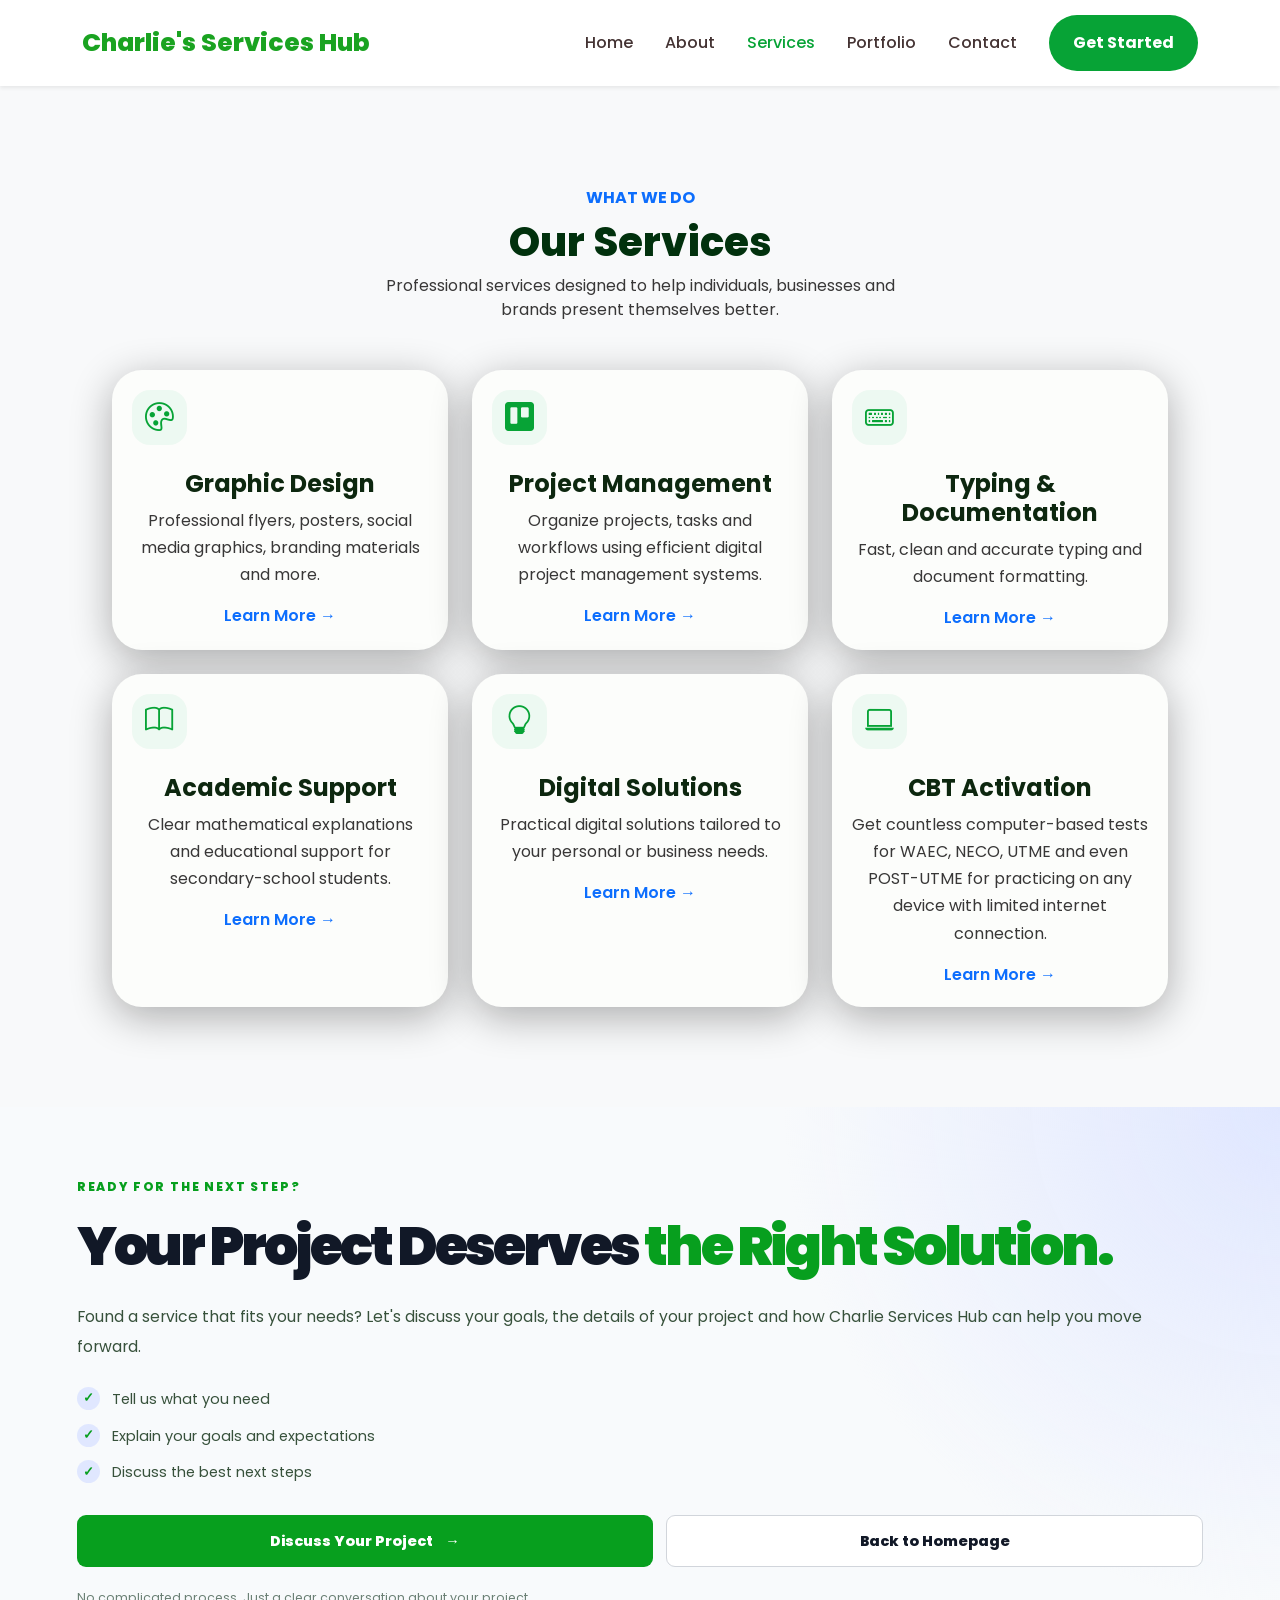
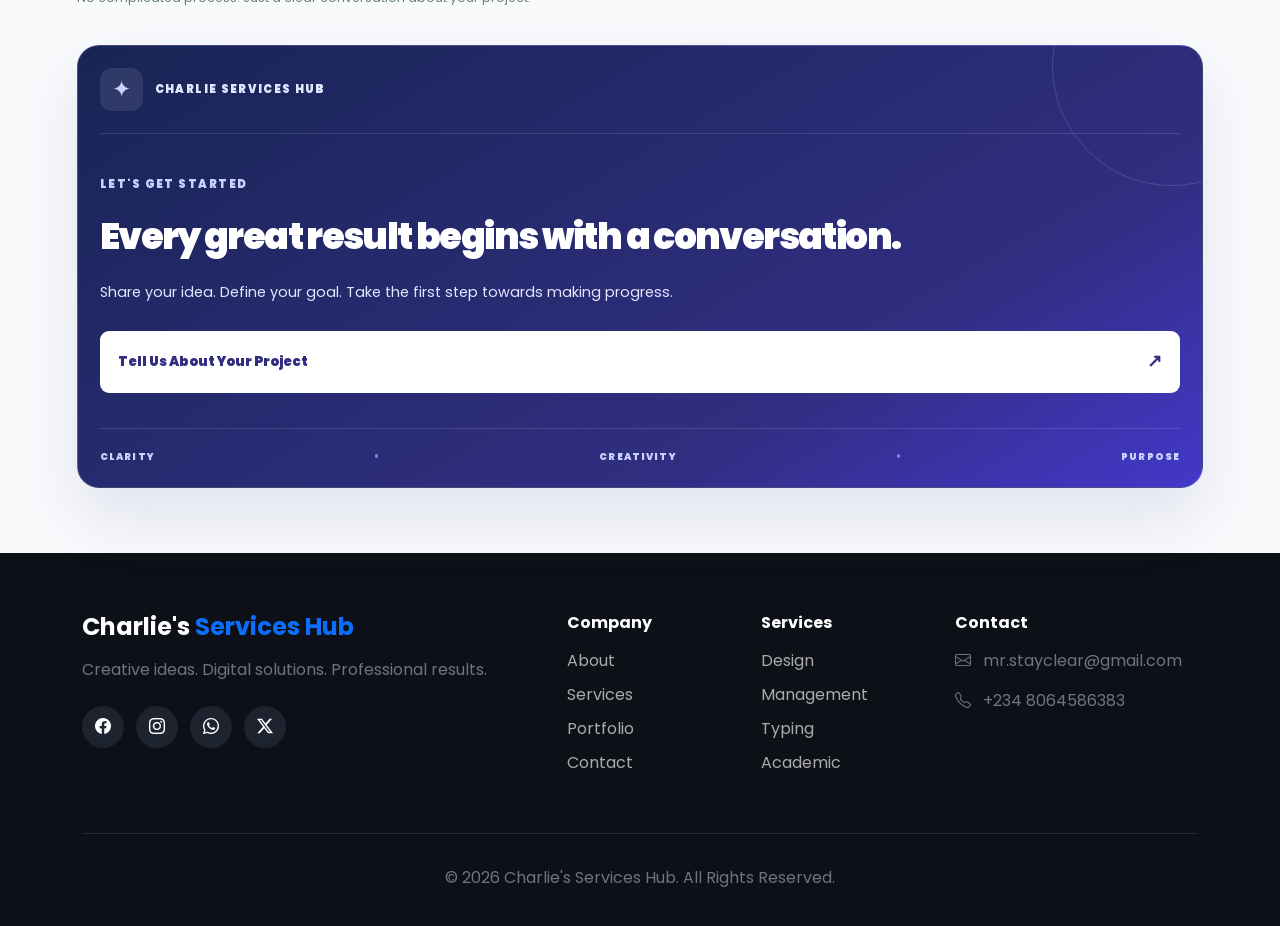
<file: pages/services.html>
<!DOCTYPE html>
<html lang="en">
<head>
    <meta charset="UTF-8">
    <meta name="viewport" content="width=device-width, initial-scale=1.0">
    <title>Services</title>

    <link
        href="https://cdn.jsdelivr.net/npm/bootstrap@5.3.8/dist/css/bootstrap.min.css"
        rel="stylesheet"
    >

    <!-- BOOTSTRAP ICONS -->
    <link
        rel="stylesheet"
        href="https://cdn.jsdelivr.net/npm/bootstrap-icons@1.13.1/font/bootstrap-icons.min.css"
    >

    <!--  GOOGLE FONT -->
    <link rel="preconnect" href="https://fonts.googleapis.com">
    <link rel="preconnect" href="https://fonts.gstatic.com" crossorigin>

    <link
        href="https://fonts.googleapis.com/css2?family=Poppins:wght@300;400;500;600;700;800&display=swap"
        rel="stylesheet"
    >
    <link rel="stylesheet" href="../style.css">

        <link rel="icon" type="image/png" href="../images/favicon.png">


</head>
<body>

<!-- NAVBAR -->

<nav class="navbar navbar-expand-lg bg-white sticky-top shadow-sm">

    <div class="container">

       <a class="navbar-brand" href="../index.html">
    Charlie's Services Hub
</a>

        <button
            class="navbar-toggler"
            type="button"
            data-bs-toggle="collapse"
            data-bs-target="#navbarNav"
        >
            <span class="navbar-toggler-icon"></span>
        </button>


        <div class="collapse navbar-collapse" id="navbarNav">

            <ul class="navbar-nav ms-auto align-items-lg-center">

                <li class="nav-item">
                    <a class="nav-link" href="../index.html">
                        Home
                    </a>
                </li>

                <li class="nav-item">
                    <a class="nav-link" href="about.html">
                        About
                    </a>
                </li>

                <li class="nav-item">
                    <a class="nav-link active" href="services.html">
                        Services
                    </a>
                </li>

                <li class="nav-item">
                    <a class="nav-link" href="portfolio.html">
                        Portfolio
                    </a>
                </li>

                <li class="nav-item">
                    <a class="nav-link" href="contact.html">
                        Contact
                    </a>
                </li>
                

                <li class="nav-item ms-lg-3 mt-3 mt-lg-0">

                    <a
                        href="contact.html"
                        class="btn btn-brand"
                    >
                        Get Started
                    </a>

                </li>

            </ul>

        </div>

    </div>

</nav>

    <!-- =====================================================
     SERVICES
===================================================== -->

<section id="services" class="bg-light">

    <div class="container">

        <div class="text-center mb-5">

            <span class="text-uppercase text-primary fw-bold">
                What we do
            </span>

            <h2 class="section-title mt-2">
                Our Services
            </h2>

            <p class="section-subtitle">
                Professional services designed to help individuals,
                businesses and brands present themselves better.
            </p>

        </div>


        <div class="row g-4">


            <!-- SERVICE 1 -->

            <div class="col-md-6 col-lg-4">

                <div class="service-card">

                    <div class="service-icon">
                        <i class="bi bi-palette"></i>
                    </div>

                    <h4 id="key">Graphic Design</h4>

                    <p>
                        Professional flyers, posters, social media
                        graphics, branding materials and more.
                    </p>

                    <a href="contact.html"
                       class="text-primary text-decoration-none fw-semibold">

                        Learn More →
                    </a>

                </div>

            </div>



            <!-- SERVICE 2 -->

            <div class="col-md-6 col-lg-4">

                <div class="service-card">

                    <div class="service-icon">
                        <i class="bi bi-trello"></i>
                    </div>

                    <h4>Project Management</h4>

                    <p>
                        Organize projects, tasks and workflows using
                        efficient digital project management systems.
                    </p>

                    <a href="contact.html"
                       class="text-primary text-decoration-none fw-semibold">

                        Learn More →

                    </a>

                </div>

            </div>



            <!-- SERVICE 3 -->

            <div class="col-md-6 col-lg-4">

                <div class="service-card">

                    <div class="service-icon">
                        <i class="bi bi-keyboard"></i>
                    </div>

                    <h4>Typing & Documentation</h4>

                    <p>
                        Fast, clean and accurate typing and document
                        formatting.
                    </p>

                    <a href="contact.html"
                       class="text-primary text-decoration-none fw-semibold">

                        Learn More →

                    </a>

                </div>

            </div>



            <!-- SERVICE 4 -->

            <div class="col-md-6 col-lg-4">

                <div class="service-card">

                    <div class="service-icon">
                        <i class="bi bi-book"></i>
                    </div>

                    <h4>Academic Support</h4>

                    <p>
                        Clear mathematical explanations and educational
                        support for secondary-school students.
                    </p>

                    <a href="contact.html"
                       class="text-primary text-decoration-none fw-semibold">

                        Learn More →

                    </a>

                </div>

            </div>


            <!-- SERVICE 6 -->

            <div class="col-md-6 col-lg-4">

                <div class="service-card">

                    <div class="service-icon">
                        <i class="bi bi-lightbulb"></i>
                    </div>

                    <h4>Digital Solutions</h4>

                    <p>
                        Practical digital solutions tailored to your
                        personal or business needs.
                    </p>

                    <a href="contact.html"
                       class="text-primary text-decoration-none fw-semibold">

                        Learn More →

                    </a>

                </div>

            </div>

            <!-- SERVICE 7 -->
            <div class="col-md-6 col-lg-4 " >

                <div class="service-card">

                    <div class="service-icon">
                        <i class="bi bi-laptop"></i>
                    </div>

                    <h4>CBT Activation</h4>

                    <p>
                       Get countless computer-based tests
                        for WAEC, NECO, UTME and even POST-UTME for practicing
                        on any device with limited internet connection.
                       
                    </p>

                    <a href="contact.html"
                       class="text-primary text-decoration-none fw-semibold">

                        Learn More →
                    </a>

                </div>

            </div>

            </div>
    </div>
    

</section>

<!-- =========================
     SERVICES PAGE CTA
     Paste after your services
     listing, before the footer.
========================= -->

<section class="csh-services-cta">
    <div class="csh-services-cta-inner">

        <div class="csh-services-cta-copy">
            <span class="csh-eyebrow">READY FOR THE NEXT STEP?</span>

            <h2>
                Your Project Deserves
                <span>the Right Solution.</span>
            </h2>

            <p>
                Found a service that fits your needs? Let's discuss your
                goals, the details of your project and how Charlie Services
                Hub can help you move forward.
            </p>

            <ul class="csh-cta-checklist">
                <li><span>✓</span> Tell us what you need</li>
                <li><span>✓</span> Explain your goals and expectations</li>
                <li><span>✓</span> Discuss the best next steps</li>
            </ul>

            <div class="csh-hero-buttons">
                <a href="contact.html" class="csh-btn csh-btn-primary">
                    Discuss Your Project <span>→</span>
                </a>

                <a href="../index.html" class="csh-btn csh-btn-outline">
                    Back to Homepage
                </a>
            </div>

            <p class="csh-cta-small">
                No complicated process. Just a clear conversation about
                your project.
            </p>
        </div>

        <div class="csh-services-cta-panel">
            <div class="csh-cta-panel-top">
                <span class="csh-cta-panel-icon">✦</span>
                <span class="csh-cta-panel-label">CHARLIE SERVICES HUB</span>
            </div>

            <div class="csh-cta-panel-body">
                <span class="csh-panel-eyebrow">LET'S GET STARTED</span>

                <h3>Every great result begins with a conversation.</h3>

                <p>
                    Share your idea. Define your goal. Take the first step
                    towards making progress.
                </p>

                <a href="contact.html" class="csh-panel-link">
                    Tell Us About Your Project <span>↗</span>
                </a>
            </div>

            <div class="csh-cta-panel-footer">
                <span>CLARITY</span>
                <span class="csh-panel-dot">•</span>
                <span>CREATIVITY</span>
                <span class="csh-panel-dot">•</span>
                <span>PURPOSE</span>
            </div>
        </div>

    </div>
</section>


<!-- FOOTER -->

<footer>

    <div class="container">

        <div class="row g-5">


            <div class="col-lg-5">

                <h4 class="fw-bold">
                    Charlie's <span class="text-primary">
                        Services Hub
                    </span>
                </h4>

                <p class="text-secondary mt-3">

                    Creative ideas. Digital solutions.
                    Professional results.

                </p>


                <div class="mt-4">

                    <a href="https://www.bing.com/ck/a?!&&p=9feb0f4310e8fc81fb47307b9c2fcb433180a0ec6b090beaa0cdb81ada6acd82JmltdHM9MTc5MDM4MDgwMA&ptn=3&ver=2&hsh=4&fclid=1b121233-e834-6861-1917-0503e92b69a7&psq=facebook&u=a1aHR0cHM6Ly93d3cuZmFjZWJvb2suY29tLw" class="social-icon">
                        <i class="bi bi-facebook"></i>
                    </a>

                    <a href="https://www.bing.com/ck/a?!&&p=528c1a30f870afdccb645fd1c2c359d03a82cc8d099572224cc687672ef10321JmltdHM9MTc5MDM4MDgwMA&ptn=3&ver=2&hsh=4&fclid=1b121233-e834-6861-1917-0503e92b69a7&psq=instagram&u=a1aHR0cHM6Ly93d3cuaW5zdGFncmFtLmNvbS8" class="social-icon">
                        <i class="bi bi-instagram"></i>
                    </a>

                    <a href="https://www.bing.com/ck/a?!&&p=65aac3eaa74bcf0e8704a24eafe62440c867f654f929f1806dbceceaddc57669JmltdHM9MTc5MDM4MDgwMA&ptn=3&ver=2&hsh=4&fclid=1b121233-e834-6861-1917-0503e92b69a7&psq=whatsapp&u=a1aHR0cHM6Ly93d3cud2hhdHNhcHAuY29tLw" class="social-icon">
                        <i class="bi bi-whatsapp"></i>
                    </a>

                    <a href="https://www.bing.com/ck/a?!&&p=339bd006823ff5f0c542a1fcebcbe4391bc80062686b438f9a3b58145658d2aaJmltdHM9MTc5MDM4MDgwMA&ptn=3&ver=2&hsh=4&fclid=1b121233-e834-6861-1917-0503e92b69a7&psq=twitt&u=a1aHR0cHM6Ly94LmNvbS8" class="social-icon">
                        <i class="bi bi-twitter-x"></i>
                    </a>

                </div>

            </div>


            <div class="col-6 col-lg-2">

                <h6 class="fw-bold mb-3">
                    Company
                </h6>

                <a href="about.html">About</a>
                <a href="services.html">Services</a>
                <a href="portfolio.html">Portfolio</a>
                <a href="contact.html">Contact</a>

            </div>


            <div class="col-6 col-lg-2">

                <h6 class="fw-bold mb-3">
                    Services
                </h6>

                <a href="services.html">Design</a>
                <a href="services.html">Management</a>
                <a href="services.html">Typing</a>
                <a href="services.html">Academic</a>

            </div>


            <div class="col-lg-3">

                <h6 class="fw-bold mb-3">
                    Contact
                </h6>

                <p class="text-secondary">
                    <i class="bi bi-envelope me-2"></i>
                    mr.stayclear@gmail.com
                </p>

                <p class="text-secondary">
                    <i class="bi bi-telephone me-2"></i>
                    +234 8064586383
                </p>

            </div>

        </div>


        <hr class="border-secondary mt-5">


        <div class="text-center text-secondary pt-3">

            <p>
                © 2026 Charlie's Services Hub.
                All Rights Reserved.
            </p>

        </div>

    </div>

</footer>


</body>
</html>
</file>
<file: style.css>
:root {
            --primary: #07a336;
            --secondary: #1aa321;
            --dark: #0d270f;
            --light: #aaee9d9a;
            --text: #383737;
        }

        * {
            scroll-behavior: smooth;
        }

           
        body { 
            font-family: 'Poppins', sans-serif;
            color: var(--dark);
            background-color: rgba(254, 255, 255, 0.945)
        }

        /* NAVBAR */

        .navbar {
            padding: 15px 0;
            transition: 0.3s;
        }

        .navbar-brand {
            font-size: 25px;
            font-weight: 800;
            color: var(--secondary);
        }


        .nav-link {
            font-weight: 500;
            margin: 0 8px;
            color: #443333;
            transition: 0.3s;
        }

        .nav-link:hover {
            color: var(--primary);
        }

        .nav-link.active {
            color: var(--primary) !important;
        }

        .btn-brand {
            
            background: var(--primary);
            color: white;
            border: none;
            padding: 16px 24px;
            border-radius: 50px;
            font-weight: 700;
            transition: 0.3s;
        }

        .btn-brand:hover {
           background-color: #1aa321; opacity: 80%;
            color: rgb(250, 248, 248);
            transform: translateY(3px);
        }
        
/* ABOUT */

        .about-img {
            margin-bottom: 40px;
            border-radius: 25px;
            width: 100%;
            height: 500px;
            object-fit: cover;
        }
        

        .check-item {
            display: flex;
            align-items: center;
            gap: 12px;
            margin-bottom: 15px;
        }

        .check-item i {
            color: var(--secondary);
            font-size: 1.3rem;
        }
          /* CAROUSEL */
            
        .carousel-item img {
            margin: 30px;
            height: 550px;
            object-fit: cover;
            border-radius: 25px;
        }
        .span
        .carousel-caption {
            background: rgba(0, 0, 0, 0.55);
            border-radius: 15px;
            padding: 20px;
        }
        /*STATS*/

         .stats-section {
            padding-bottom: 30px;
            margin-bottom: 50px;
            background: var(--light);
            color: white;
        }

        .stat-number {
            font-size: 3rem;
            font-weight: 800;
            color: #035528;
        }

        .stat-text {
            color: #015521;
        }
         
.btn-brand {
            background: var(--primary);
            color: white;
            border: none;
            padding: 16px 24px;
            border-radius: 50px;
            font-weight: 700;
            transition: 0.3s;
        }

        .btn-brand:hover {
           background-color: #1aa321; opacity: 80%;
            color: white;
            transform: translateY(3px);
        }

        /* SERVICES */

        .service-card {
            text-align: center;
            border-radius: 30px;
            padding: 20px;
            height: 100%;
            background: rgb(252, 253, 251);
            box-shadow: 0 10px 40px rgba(12, 12, 12, 0.322);
            transition: 0.3s;

        }

        .service-card:hover {
            transform: translateY(-10px);
            box-shadow: 0 20px 50px rgba(108, 99, 255, 0.15);
        }

        .service-icon {
            width: 55px;
            height: 55px;
            display: flex;
            align-items: center;
            justify-content: center;
            border-radius: 18px;
            background: #d0efdd56;
            color: var(--primary);
            font-size: 1.8rem;
            margin-bottom: 25px;
        }

        .service-card h4 {
            font-weight: 700;
        }

        .service-card p {
            color: var(--text);
            line-height: 1.7;
        }

         /* PORTFOLIO */

        .portfolio-card {
            border: none;
            overflow: hidden;
            border-radius: 20px;
            box-shadow: 0 10px 35px rgba(0,0,0,0.08);
        }

        .portfolio-card img {
            height: 250px;
            width: 100%;
            object-fit: cover;
            transition: 0.5s;
        }

        .portfolio-card:hover img {
            transform: scale(1.08);
        }

        /* TESTIMONIALS */

        .testimonial {
            background: white;
            border-radius: 20px;
            padding: 30px;
            box-shadow: 0 10px 35px rgba(0,0,0,0.07);
        }

        .stars {
            color: rgb(231, 231, 5);
        }


        /* CONTACT */

        .contact-card {
            border: none;
            border-radius: 20px;
            box-shadow: 0 10px 40px rgba(0,0,0,0.07);
        }

        .form-control {
            padding: 14px;
            border-radius: 12px;
        }

        .form-control:focus {
            border-color: var(--primary);
            box-shadow: 0 0 0 0.2rem rgba(108, 99, 255, 0.15);
        }

        .btn-brand {
            background: var(--primary);
            color: white;
            border: none;
            padding: 16px 24px;
            border-radius: 50px;
            font-weight: 700;
            transition: 0.3s;
        }

        .btn-brand:hover {
           background-color: #1aa321; opacity: 80%;
            color: white;
            transform: translateY(3px);
        }


        /* HERO */

        .hero {
            min-height: 90vh;
            display: flex;
            align-items: center;
        background:
                radial-gradient(circle at 10% 20%, #eeeaff 0%, transparent 30%),
                radial-gradient(circle at 90% 80%, #e8e6ff 0%, transparent 30%),
                #ffffff;
        }

        .hero h1 {
            font-size: clamp(2.5rem, 6vw, 5rem);
            font-weight: 800;
            line-height: 1.1;
        }

        .hero h1 span {
            color: var(--primary);
        }

        .hero p {
            color: var(--text);
            font-size: 1.1rem;
            max-width: 600px;
            line-height: 1.8;
        }

        .hero-image {
            border-radius: 30px;
            overflow: hidden;
            box-shadow: 0 25px 60px rgba(108, 99, 255, 0.2);
        }

        .hero-image img {
            width: 100%;
            height: 500px;
            object-fit: cover;
        }


        /*  GENERAL SECTION */
        section{
            padding: 100px;
        }

        .section-title {
            font-weight: 800;
            font-size: 2.5rem;
            color:#01310d;
        }

        .section-subtitle {
            color: var(--text);
            max-width: 550px;
            margin: auto;
        }

        /* CTA */
        .cta {
            
            background:
                linear-gradient(
                    135deg,
                    #014f0e,
                    #08f343
                );

            color: white;
            border-radius: 30px;
            padding: 70px 40px;
        }

        .cta h2 {
            font-weight: 800;
            font-size: 2.5rem;
        }



        /* FOOTER */

        footer {
            background: #0d1117;
            color: white;
            padding: 60px 0 20px;
        }

        footer a {
            color: #aaa;
            text-decoration: none;
            display: block;
            margin-bottom: 10px;
            transition: 0.3s;
        }

        footer a:hover {
            color: rgb(31, 154, 7);
        }

        .social-icon {
            width: 42px;
            height: 42px;
            display: inline-flex;
            align-items: center;
            justify-content: center;
            border-radius: 50%;
            background: #1d2430;
            color: white;
            margin-right: 8px;
            transition: 0.3s;
        }

        .social-icon:hover {
            background: white;
            transform: translateY(-3px);
        }


        /* RESPONSIVE */

        @media (max-width: 768px) {

            

            .hero p {
                margin: auto;
            }

            .hero-image {
                margin-top: 40px;
            }

            .hero-image img {
                height: 350px;
            }

            section {
                padding: 70px 0;          
            }

            .carousel-item img {
                height: 350px;
            }
           
        }

        /* =========================
   CHARLIE SERVICES HUB
   HOMEPAGE + CTA STYLES
   Paste at the bottom of style.css
========================= */

.csh-home,
.csh-services-cta {
    --csh-dark: #111827;
    --csh-navy: #172554;
    --csh-accent: #079f1e;
    --csh-accent-light: #a5fcc1;
    --csh-text: #37513b;
    --csh-muted: #6b8075;
    --csh-border: #e5e7eb;
    --csh-surface: #f8fafc;
    --csh-white: #ffffff;

    color: var(--csh-dark);
    font-family: inherit;
    line-height: 1.7;
}

.csh-home *,
.csh-services-cta * {
    box-sizing: border-box;
}

.csh-home a,
.csh-services-cta a {
    text-decoration: none;
}

.csh-home p,
.csh-services-cta p {
    margin-top: 0;
}

.csh-home h1,
.csh-home h2,
.csh-home h3,
.csh-services-cta h2,
.csh-services-cta h3 {
    line-height: 1.2;
    letter-spacing: -0.035em;
}

.csh-home h1 span,
.csh-home h2 span,
.csh-services-cta h2 span {
    color: var(--csh-accent);
}

.csh-eyebrow {
    display: inline-block;
    margin-bottom: 18px;
    color: var(--csh-accent);
    font-size: 0.76rem;
    font-weight: 800;
    letter-spacing: 0.15em;
    line-height: 1.5;
}

.csh-home section,
.csh-services-cta {
    width: 100%;
}

.csh-section {
    padding: 100px max(6%, calc((100% - 1200px) / 2));
}

.csh-hero {
    display: grid;
    grid-template-columns: 1.05fr 0.95fr;
    align-items: center;
    gap: 60px;
    min-height: 610px;
    padding: 90px max(6%, calc((100% - 1200px) / 2));
    overflow: hidden;
    background:
        radial-gradient(circle at 95% 10%, #e0e7ff 0, transparent 33%),
        linear-gradient(135deg, #ffffff, #f8fafc);
}

.csh-hero-content {
    position: relative;
    z-index: 1;
}

.csh-hero h1 {
    max-width: 650px;
    margin: 0 0 24px;
    font-size: clamp(2.7rem, 5.3vw, 4.65rem);
    font-weight: 850;
    letter-spacing: -0.065em;
    line-height: 1.08;
}

.csh-hero h1 span {
    display: block;
    color: var(--csh-accent);
}

.csh-hero-content > p {
    max-width: 590px;
    margin-bottom: 30px;
    color: var(--csh-text);
    font-size: 1.04rem;
    line-height: 1.9;
}

.csh-hero-buttons {
    display: flex;
    align-items: center;
    flex-wrap: wrap;
    gap: 13px;
}

.csh-btn {
    display: inline-flex;
    align-items: center;
    justify-content: center;
    gap: 12px;
    min-height: 52px;
    padding: 14px 22px;
    border: 1px solid transparent;
    border-radius: 9px;
    font-size: 0.91rem;
    font-weight: 750;
    line-height: 1.4;
    transition:
        transform 0.2s ease,
        background 0.2s ease,
        box-shadow 0.2s ease;
}

.csh-btn:hover {
    transform: translateY(-3px);
    box-shadow: 0 10px 25px #11182717;
}

.csh-btn-primary {
    background: var(--csh-accent);
    color: #ffffff !important;
}

.csh-btn-primary:hover {
    background: #13e42c;
}

.csh-btn-outline {
    border-color: #d1d5db;
    background: #ffffff;
    color: var(--csh-dark) !important;
}

.csh-btn-outline:hover {
    border-color: var(--csh-accent);
    background: #eef2ff;
}

.csh-hero-note {
    display: flex;
    align-items: center;
    gap: 10px;
    margin-top: 26px;
    color: var(--csh-muted);
    font-size: 0.82rem;
}

.csh-status-dot {
    width: 9px;
    height: 9px;
    flex-shrink: 0;
    border-radius: 50%;
    background: #10b981;
}

.csh-hero-visual {
    position: relative;
    display: flex;
    align-items: center;
    justify-content: center;
    min-height: 400px;
    padding: 35px 10px;
}

.csh-visual-card {
    position: relative;
    width: 100%;
    max-width: 450px;
    min-height: 325px;
    padding: 45px 35px;
    overflow: hidden;
    border: 1px solid #ffffff40;
    border-radius: 25px;
    background: linear-gradient(145deg, #17542e, #299144 70%, #1fb63b);
    box-shadow: 0 30px 70px #312e8130;
    color: #ffffff;
}

.csh-visual-card::before,
.csh-visual-card::after {
    position: absolute;
    content: "";
    border: 20px solid #cc0c0c18;
    border-radius: 50%;
    pointer-events: none;
}

.csh-visual-card::before {
    top: -100px;
    right: -100px;
    width: 250px;
    height: 270px;
}

.csh-visual-card::after {
    right: -65px;
    bottom: -145px;
    width: 300px;
    height: 300px;
}

.csh-visual-label,
.csh-visual-bottom,
.csh-floating-card,
.csh-cta-panel-label,
.csh-cta-panel-footer {
    letter-spacing: 0.12em;
}

.csh-visual-label {
    color: #d1d9f9;
    font-size: 0.7rem;
    font-weight: 800;
}

.csh-visual-card h2 {
    position: relative;
    margin: 55px 0 12px;
    color: #edd0d0;
    font-size: clamp(2rem, 4vw, 3rem);
    font-weight: 800;
}

.csh-visual-card > p {
    position: relative;
    max-width: 290px;
    color: #e0e7ff;
    font-size: 0.91rem;
}

.csh-visual-line {
    width: 60px;
    height: 4px;
    margin: 28px 0;
    border-radius: 4px;
    background: #c8eccf;
    animation: pointdown 700ms infinite alternate-reverse;
}


.csh-visual-bottom {
    display: flex;
    flex-wrap: wrap;
    gap: 15px;
    color: #c7d2fe;
    font-size: 0.61rem;
    font-weight: 800;
}

.csh-floating-card {
    position: absolute;
    z-index: 2;
    display: flex;
    align-items: center;
    gap: 12px;
    padding: 15px 17px;
    border: 1px solid #059630;
    border-radius: 13px;
    background: #ffffff;
    box-shadow: 0 20px 40px #03040613;
    letter-spacing: normal;
}

.csh-floating-top {
    top: 8px;
    right: -10px;
}

.csh-floating-bottom {
    bottom: 5px;
    left: -20px;
}

.csh-floating-icon {
    display: grid;
    width: 39px;
    height: 39px;
    place-items: center;
    border-radius: 10px;
    background: #eef2ff;
    color: var(--csh-accent);
    font-size: 1.25rem;
}

.csh-floating-card strong,
.csh-floating-card small {
    display: block;
}

.csh-floating-card strong {
    font-size: 0.79rem;
}

.csh-floating-card small {
    margin-top: 3px;
    color: var(--csh-muted);
    font-size: 0.68rem;
}

.csh-value-strip {
    display: grid;
    grid-template-columns: repeat(3, 1fr);
    gap: 30px;
    padding: 30px max(6%, calc((100% - 1200px) / 2));
    border-top: 1px solid var(--csh-border);
    border-bottom: 1px solid var(--csh-border);
    background: #ffffff;
}

.csh-value-strip > div {
    display: flex;
    align-items: center;
    gap: 20px;
}

.csh-value-number {
    color: var(--csh-accent);
    font-size: 1.4rem;
    font-weight: 850;
}

.csh-value-strip h3 {
    margin: 0 0 4px;
    font-size: 0.96rem;
    letter-spacing: -0.02em;
}

.csh-value-strip p {
    margin: 0;
    color: var(--csh-muted);
    font-size: 0.79rem;
}

.csh-section-heading {
    max-width: 740px;
    margin-bottom: 45px;
}

.csh-section-heading h2,
.csh-why-intro h2 {
    margin: 0 0 18px;
    font-size: clamp(2rem, 4vw, 3.15rem);
    font-weight: 850;
}

.csh-section-heading > p,
.csh-why-intro > p {
    color: var(--csh-muted);
    font-size: 0.98rem;
    line-height: 1.85;
}

.csh-heading-row {
    display: flex;
    align-items: flex-end;
    justify-content: space-between;
    gap: 30px;
    max-width: none;
}

.csh-heading-row > div {
    max-width: 740px;
}

.csh-text-link,
.csh-card-link {
    display: inline-flex;
    align-items: center;
    gap: 10px;
    color: var(--csh-accent);
    font-size: 0.9rem;
    font-weight: 800;
}

.csh-text-link {
    flex-shrink: 0;
    padding-bottom: 8px;
}

.csh-text-link span,
.csh-card-link span {
    transition: transform 0.2s ease;
}

.csh-text-link:hover span,
.csh-card-link:hover span {
    transform: translateX(4px);
}

.csh-about-preview {
    background: #ffffff;
}

.csh-about-grid {
    display: grid;
    grid-template-columns: 1.05fr 0.95fr;
    gap: 65px;
    align-items: center;
}

.csh-about-copy p {
    margin-bottom: 20px;
    color: var(--csh-text);
    line-height: 1.95;
}

.csh-about-copy .csh-text-link {
    margin-top: 10px;
}

.csh-about-highlight {
    position: relative;
    padding: 40px;
    border: 1px solid #e0e7ff;
    border-radius: 18px;
    background: linear-gradient(140deg, #f8fafc, #eef2ff);
}

.csh-highlight-mark {
    color: var(--csh-accent);
    font-family: Georgia, serif;
    font-size: 5rem;
    font-weight: 800;
    line-height: 0.8;
}

.csh-about-highlight blockquote {
    margin: 15px 0 25px;
    color: var(--csh-navy);
    font-size: clamp(1.15rem, 2vw, 1.55rem);
    font-weight: 700;
    line-height: 1.65;
    letter-spacing: -0.02em;
}

.csh-highlight-caption {
    color: var(--csh-muted);
    font-size: 0.7rem;
    font-weight: 800;
    letter-spacing: 0.14em;
}

.csh-services-preview {
    background: var(--csh-surface);
}

.csh-service-grid {
    display: grid;
    grid-template-columns: repeat(4, minmax(0, 1fr));
    gap: 20px;
}

.csh-service-card {
    display: flex;
    flex-direction: column;
    min-height: 280px;
    padding: 25px 23px;
    border: 1px solid var(--csh-border);
    border-radius: 15px;
    background: #ffffff;
    transition:
        transform 0.25s ease,
        border-color 0.25s ease,
        box-shadow 0.25s ease;
}
.csh-service-card:hover {
    transform: translateY(-6px);
    border-color: #c7d2fe;
    box-shadow: 0 18px 35px #1118270b;
}

.csh-card-top {
    display: flex;
    align-items: center;
    justify-content: space-between;
    margin-bottom: 30px;
}

.csh-service-icon {
    display: grid;
    width: 48px;
    height: 48px;
    place-items: center;
    border-radius: 12px;
    background: #eef2ff;
    color: var(--csh-accent);
    font-size: 1.5rem;
}

.csh-card-number {
    color: #9ca3af;
    font-size: 0.8rem;
    font-weight: 800;
}

.csh-service-card h3 {
    margin: 0 0 12px;
    font-size: 1.13rem;
    font-weight: 800;
    letter-spacing: -0.03em;
}

.csh-service-card p {
    margin-bottom: 22px;
    color: var(--csh-muted);
    font-size: 0.85rem;
    line-height: 1.8;
}

.csh-card-link {
    justify-content: space-between;
    margin-top: auto;
    padding-top: 15px;
    border-top: 1px solid #f1f5f9;
    font-size: 0.79rem;
}

.csh-service-disclaimer {
    margin: 24px 0 0;
    color: #9ca3af;
    font-size: 0.74rem;
    line-height: 1.7;
}

.csh-why-section {
    display: grid;
    grid-template-columns: 0.9fr 1.1fr;
    gap: 75px;
    align-items: center;
    background: #ffffff;
}

.csh-why-intro .csh-btn {
    margin-top: 12px;
}

.csh-benefits {
    display: grid;
    gap: 0;
}

.csh-benefit {
    display: flex;
    align-items: flex-start;
    gap: 18px;
    padding: 23px 0;
    border-bottom: 1px solid var(--csh-border);
}

.csh-benefit:first-child {
    padding-top: 0;
}

.csh-benefit:last-child {
    border-bottom: none;
}

.csh-benefit-icon {
    display: grid;
    width: 43px;
    height: 43px;
    flex-shrink: 0;
    place-items: center;
    border-radius: 12px;
    background: #eef2ff;
    color: var(--csh-accent);
    font-size: 1.2rem;
    font-weight: 800;
}

.csh-benefit h3 {
    margin: 0 0 8px;
    font-size: 1rem;
    font-weight: 800;
}

.csh-benefit p {
    margin: 0;
    color: var(--csh-muted);
    font-size: 0.87rem;
    line-height: 1.8;
}

.csh-portfolio-preview {
    background: var(--csh-surface);
}

.csh-portfolio-grid {
    display: grid;
    grid-template-columns: repeat(3, minmax(0, 1fr));
    gap: 24px;
}

.csh-project-card {
    display: block;
    overflow: hidden;
    border: 1px solid var(--csh-border);
    border-radius: 15px;
    background: #ffffff;
    color: var(--csh-dark) !important;
    transition:
        transform 0.25s ease,
        box-shadow 0.25s ease;
}

.csh-project-card:hover {
    transform: translateY(-5px);
    box-shadow: 0 20px 40px #1118270c;
}

.csh-project-visual {
    position: relative;
    display: flex;
    flex-direction: column;
    align-items: flex-start;
    justify-content: center;
    min-height: 255px;
    padding: 30px;
    overflow: hidden;
    color: #ffffff;
}

.csh-project-visual::after {
    position: absolute;
    right: -45px;
    bottom: -95px;
    width: 220px;
    height: 220px;
    border: 1px solid #ffffff40;
    border-radius: 50%;
    content: "";
}

.csh-project-one {
    background: linear-gradient(145deg, #1b4b1d, #38ca55);
}

.csh-project-two {
    background: linear-gradient(145deg, #134e4a, #0f766e);
}

.csh-project-three {
    background: linear-gradient(145deg, #111827, #334155);
}

.csh-project-label {
    position: absolute;
    top: 22px;
    left: 25px;
    color: #ffffffc9;
    font-size: 0.66rem;
    font-weight: 800;
    letter-spacing: 0.13em;
}

.csh-project-symbol {
    margin-bottom: 18px;
    color: #ffffffdd;
    font-size: 2.5rem;
    font-weight: 800;
}

.csh-project-visual h3 {
    z-index: 1;
    margin: 0 0 13px;
    color: #ffffff;
    font-size: 1.75rem;
    font-weight: 850;
}

.csh-project-category {
    z-index: 1;
    color: #ffffffc9;
    font-size: 0.66rem;
    font-weight: 800;
    letter-spacing: 0.1em;
}

.csh-project-info {
    display: flex;
    align-items: center;
    justify-content: space-between;
    gap: 12px;
    padding: 22px;
}

.csh-project-info h3 {
    margin: 0 0 7px;
    font-size: 0.98rem;
    font-weight: 800;
}

.csh-project-info p {
    margin: 0;
    color: var(--csh-muted);
    font-size: 0.8rem;
    line-height: 1.7;
}

.csh-project-arrow {
    display: grid;
    width: 36px;
    height: 36px;
    flex-shrink: 0;
    place-items: center;
    border-radius: 50%;
    background: #eef2ff;
    color: var(--csh-accent);
    font-size: 1rem;
    transition:
        transform 0.2s ease,
        background 0.2s ease;
}

.csh-project-card:hover .csh-project-arrow {
    transform: translate(2px, -2px);
    background: #e0e7ff;
}

.csh-process-section {
    background: #ffffff;
}

.csh-centered-heading {
    margin-right: auto;
    margin-left: auto;
    text-align: center;
}

.csh-centered-heading > p {
    max-width: 590px;
    margin-right: auto;
    margin-left: auto;
}

.csh-process-grid {
    display: grid;
    grid-template-columns: repeat(4, minmax(0, 1fr));
    gap: 28px;
}

.csh-process-step {
    padding: 25px 0;
    border-top: 2px solid #e0e7ff;
}

.csh-step-number {
    display: inline-block;
    margin-bottom: 25px;
    color: var(--csh-accent);
    font-size: 1.5rem;
    font-weight: 850;
}

.csh-process-step h3 {
    margin: 0 0 12px;
    font-size: 1.1rem;
    font-weight: 800;
}

.csh-process-step p {
    margin: 0;
    color: var(--csh-muted);
    font-size: 0.88rem;
    line-height: 1.85;
}

.csh-final-cta {
    position: relative;
    margin: 0 max(4%, calc((100% - 1240px) / 2));
    padding: 80px 35px;
    overflow: hidden;
    border-radius: 24px;
    background: linear-gradient(120deg, #175430, #2e8140 65%, #38ca5f);
    color: #ffffff;
}

.csh-final-cta-content {
    position: relative;
    z-index: 1;
    max-width: 740px;
    margin: 0 auto;
    text-align: center;
}

.csh-final-cta .csh-eyebrow {
    color: #c7d2fe;
}

.csh-final-cta h2 {
    margin: 0 0 22px;
    color: #ffffff;
    font-size: clamp(2rem, 4.5vw, 3.4rem);
    font-weight: 850;
}

.csh-final-cta h2 span {
    display: block;
    color: #c7d2fe;
}

.csh-final-cta-content > p {
    max-width: 620px;
    margin: 0 auto 30px;
    color: #e0e7ff;
    font-size: 0.98rem;
    line-height: 1.9;
}

.csh-final-cta .csh-hero-buttons {
    justify-content: center;
}

.csh-btn-light {
    background: #ffffff;
    color: #312e81 !important;
}

.csh-btn-light:hover {
    background: #eef2ff;
}

.csh-btn-cta-outline {
    border-color: #ffffff70;
    background: transparent;
    color: #ffffff !important;
}

.csh-btn-cta-outline:hover {
    background: #ffffff15;
    border-color: #ffffff;
}

.csh-cta-decoration {
    position: absolute;
    width: 280px;
    height: 280px;
    border: 1px solid #ffffff18;
    border-radius: 50%;
    pointer-events: none;
}

.csh-cta-decoration-one {
    top: -180px;
    right: -40px;
}

.csh-cta-decoration-two {
    bottom: -220px;
    left: -50px;
    width: 370px;
    height: 370px;
}

/* SERVICES PAGE CTA */

.csh-services-cta {
    padding: 85px max(6%, calc((100% - 1200px) / 2));
    background:
        radial-gradient(circle at 100% 0%, #e0e7ff 0, transparent 30%),
        #f8fafc;
}

.csh-services-cta-inner {
    display: grid;
    grid-template-columns: 1.05fr 0.95fr;
    align-items: center;
    gap: 65px;
    max-width: 1200px;
    margin: 0 auto;
}

.csh-services-cta-copy h2 {
    margin: 0 0 23px;
    font-size: clamp(2.2rem, 4.5vw, 3.4rem);
    font-weight: 850;
    letter-spacing: -0.055em;
}

.csh-services-cta-copy > p {
    margin-bottom: 25px;
    color: var(--csh-text);
    font-size: 0.98rem;
    line-height: 1.9;
}

.csh-cta-checklist {
    display: grid;
    gap: 12px;
    margin: 0 0 30px;
    padding: 0;
    list-style: none;
}

.csh-cta-checklist li {
    display: flex;
    align-items: flex-start;
    gap: 12px;
    color: var(--csh-text);
    font-size: 0.91rem;
}

.csh-cta-checklist li > span {
    display: grid;
    width: 23px;
    height: 23px;
    flex-shrink: 0;
    place-items: center;
    border-radius: 50%;
    background: #e0e7ff;
    color: var(--csh-accent);
    font-size: 0.8rem;
    font-weight: 850;
}

.csh-cta-small {
    margin: 19px 0 0 !important;
    color: var(--csh-muted) !important;
    font-size: 0.78rem !important;
}

.csh-services-cta-panel {
    position: relative;
    padding: 28px;
    overflow: hidden;
    border: 1px solid #ffffff24;
    border-radius: 22px;
    background: linear-gradient(150deg, #172554, #312e81 70%, #4338ca);
    box-shadow: 0 30px 65px #312e811c;
    color: #ffffff;
}

.csh-services-cta-panel::before {
    position: absolute;
    top: -100px;
    right: -90px;
    width: 240px;
    height: 240px;
    border: 1px solid #ffffff24;
    border-radius: 50%;
    content: "";
    pointer-events: none;
}

.csh-cta-panel-top {
    position: relative;
    display: flex;
    align-items: center;
    gap: 12px;
    padding-bottom: 22px;
    border-bottom: 1px solid #ffffff20;
}

.csh-cta-panel-icon {
    display: grid;
    width: 43px;
    height: 43px;
    flex-shrink: 0;
    place-items: center;
    border-radius: 12px;
    background: #ffffff18;
    color: #c7d2fe;
    font-size: 1.45rem;
}

.csh-cta-panel-label {
    color: #e0e7ff;
    font-size: 0.7rem;
    font-weight: 850;
}

.csh-cta-panel-body {
    position: relative;
    padding: 35px 0;
}

.csh-panel-eyebrow {
    color: #c7d2fe;
    font-size: 0.7rem;
    font-weight: 850;
    letter-spacing: 0.13em;
}

.csh-cta-panel-body h3 {
    margin: 17px 0;
    color: #ffffff;
    font-size: clamp(1.65rem, 3vw, 2.25rem);
    font-weight: 850;
    letter-spacing: -0.045em;
    line-height: 1.35;
}

.csh-cta-panel-body > p {
    margin-bottom: 26px;
    color: #e0e7ff;
    font-size: 0.9rem;
    line-height: 1.85;
}

.csh-panel-link {
    display: flex;
    align-items: center;
    justify-content: space-between;
    gap: 15px;
    padding: 16px 18px;
    border-radius: 9px;
    background: #ffffff;
    color: #312e81 !important;
    font-size: 0.83rem;
    font-weight: 850;
    transition:
        background 0.2s ease,
        transform 0.2s ease;
}

.csh-panel-link:hover {
    transform: translateY(-2px);
    background: #eef2ff;
}

.csh-panel-link span {
    font-size: 1.1rem;
}

.csh-cta-panel-footer {
    display: flex;
    flex-wrap: wrap;
    align-items: center;
    justify-content: space-between;
    gap: 8px;
    padding-top: 20px;
    border-top: 1px solid #ffffff20;
    color: #c7d2fe;
    font-size: 0.6rem;
    font-weight: 850;
}

.csh-panel-dot {
    color: #818cf8;
}

/* TABLETS */

@media (max-width: 1050px) {
    .csh-hero {
        gap: 35px;
        padding-top: 75px;
        padding-bottom: 75px;
    }

    .csh-floating-top {
        right: -5px;
    }

    .csh-floating-bottom {
        left: -5px;
    }

    .csh-service-grid {
        grid-template-columns: repeat(2, minmax(0, 1fr));
    }

    .csh-why-section {
        gap: 45px;
    }

    .csh-services-cta-inner {
        gap: 40px;
    }

    .csh-section {
        padding-top: 80px;
        padding-bottom: 80px;
    }
}

/* MOBILE */

@media (max-width: 720px) {
    .csh-hero {
        grid-template-columns: 1fr;
        gap: 20px;
        min-height: auto;
padding: 65px 6% 55px;
    }

    .csh-hero h1 {
        font-size: clamp(2.55rem, 10vw, 3.6rem);
    }

    .csh-hero-content > p {
        font-size: 0.95rem;
    }

    .csh-hero-visual {
        min-height: 350px;
        padding: 30px 8px;
    }

    .csh-visual-card {
        min-height: 290px;
        padding: 32px 25px;
    }

    .csh-visual-card h2 {
        margin-top: 45px;
        font-size: 2.2rem;
    }

    .csh-floating-top {
        top: 0;
right: -2px;
    }

    .csh-floating-bottom {
        bottom: 0;
        left: -2px;
    }

    .csh-floating-card {
        padding: 11px;
    }

    .csh-floating-card strong {
        font-size: 0.7rem;
    }

    .csh-floating-card small {
        font-size: 0.62rem;
    }

    .csh-value-strip {
        grid-template-columns: 1fr;
        gap: 22px;
        padding: 30px 6%;
    }

    .csh-section {
        padding: 65px 6%;
}

    .csh-section-heading {
        margin-bottom: 32px;
    }

    .csh-heading-row {
        align-items: flex-start;
        flex-direction: column;
        gap: 12px;
    }

    .csh-about-grid,
    .csh-why-section,
    .csh-services-cta-inner {
        grid-template-columns: 1fr;
        gap: 35px;
    }

    .csh-about-highlight {
        padding: 30px;
    }

    .csh-service-grid {
        grid-template-columns: 1fr;
        gap: 15px;
    }
}

    .csh-section-heading {
        margin-bottom: 32px;
    }

    .csh-heading-row {
        align-items: flex-start;
        flex-direction: column;
        gap: 12px;
    }

    .csh-about-grid,
    .csh-why-section,
    .csh-services-cta-inner {
        grid-template-columns: 1fr;
        gap: 35px;
    }

    .csh-about-highlight {
        padding: 30px;
    }

    .csh-service-grid {
        grid-template-columns: 1fr;
        gap: 15px;
    }
.csh-service-card {
        min-height: 245px;
    }

    .csh-portfolio-grid {
        grid-template-columns: 1fr;
        gap: 20px;
    }

    .csh-project-visual {
        min-height: 230px;
    }

    .csh-process-grid {
        grid-template-columns: repeat(2, minmax(0, 1fr));
        gap: 20px;
    }

    .csh-process-step {
        padding: 20px 0;
    }

    .csh-step-number {
        margin-bottom: 16px;
    }
.csh-final-cta {
        margin: 0 4%;
        padding: 60px 22px;
        border-radius: 18px;
    }

    .csh-final-cta h2 {
        font-size: 2.15rem;
    }

    .csh-final-cta-content > p {
        font-size: 0.9rem;
    }

    .csh-hero-buttons {
        align-items: stretch;
    }

    .csh-hero-buttons .csh-btn {
        flex: 1 1 auto;
    }.csh-services-cta {
        padding: 65px 6%;
    }

    .csh-services-cta-panel {
        padding: 22px;
    }


@media (max-width: 420px) {
    .csh-hero-buttons {
        flex-direction: column;
    }

    .csh-hero-buttons .csh-btn {
        width: 100%;
    }

    .csh-process-grid {
        grid-template-columns: 1fr;
    }

    .csh-cta-panel-footer {
        justify-content: flex-start;
    }
.csh-value-strip > div {
        align-items: flex-start;
    }
}

/* ACCESSIBILITY */

@media (prefers-reduced-motion: reduce) {
    .csh-home *,
    .csh-services-cta * {
        scroll-behavior: auto !important;
        transition: none !important;
       
    }
}
@keyframes pointdown {
    0% {
        transform: translateY(0);
    }
    100% {
        transform: translateY(25px);
    }
}
</file>
